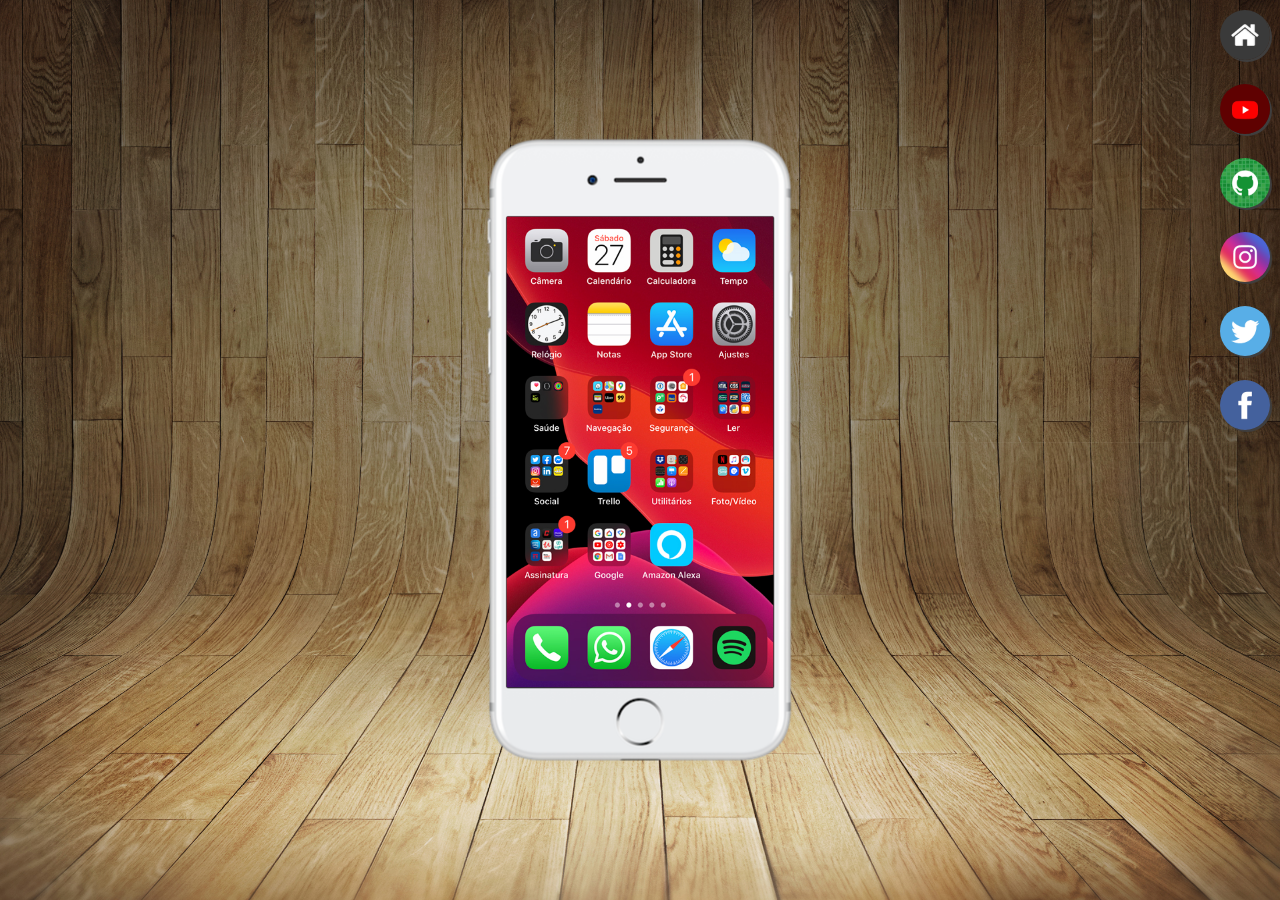
<file: index.html>
<!DOCTYPE html>
<html lang="pt-br">
<head>
    <meta charset="UTF-8">
    <meta name="viewport" content="width=device-width, initial-scale=1.0">
    <link rel="shortcut icon" href="favicon.ico" type="image/x-icon">
    <link rel="stylesheet" href="estilos/style.css">
    <title>Document</title>
</head>
<body>
    <main>
        <section id="telefone">

            <iframe src="home.html" name="tela" id="tela"   frameborder="0"></iframe>

        </section>
        <section id="redes-sociais">
            <a href="home.html" target="tela"><img src="imagens/logo-home.jpg" alt="Home"></a><br>
            <a href="youtube.html" target="tela"><img src="imagens/logo-youtube.jpg" alt="YouTube"></a><br>
            <a href="github.html" target="tela"><img src="imagens/logo-github.jpg" alt="GitHub"></a><br>
            <a href="instagram.html" target="tela"><img src="imagens/logo-instagram.jpg" alt="Instagram"></a><br>
            <a href="twitter.html" target="tela"><img src="imagens/logo-twitter.jpg" alt="Twitter"></a><br>
            <a href="facebook.html" target="tela"><img src="imagens/logo-facebook.jpg" alt="Facebook"></a>

        </section>
    </main>
</body>
</html>
</file>
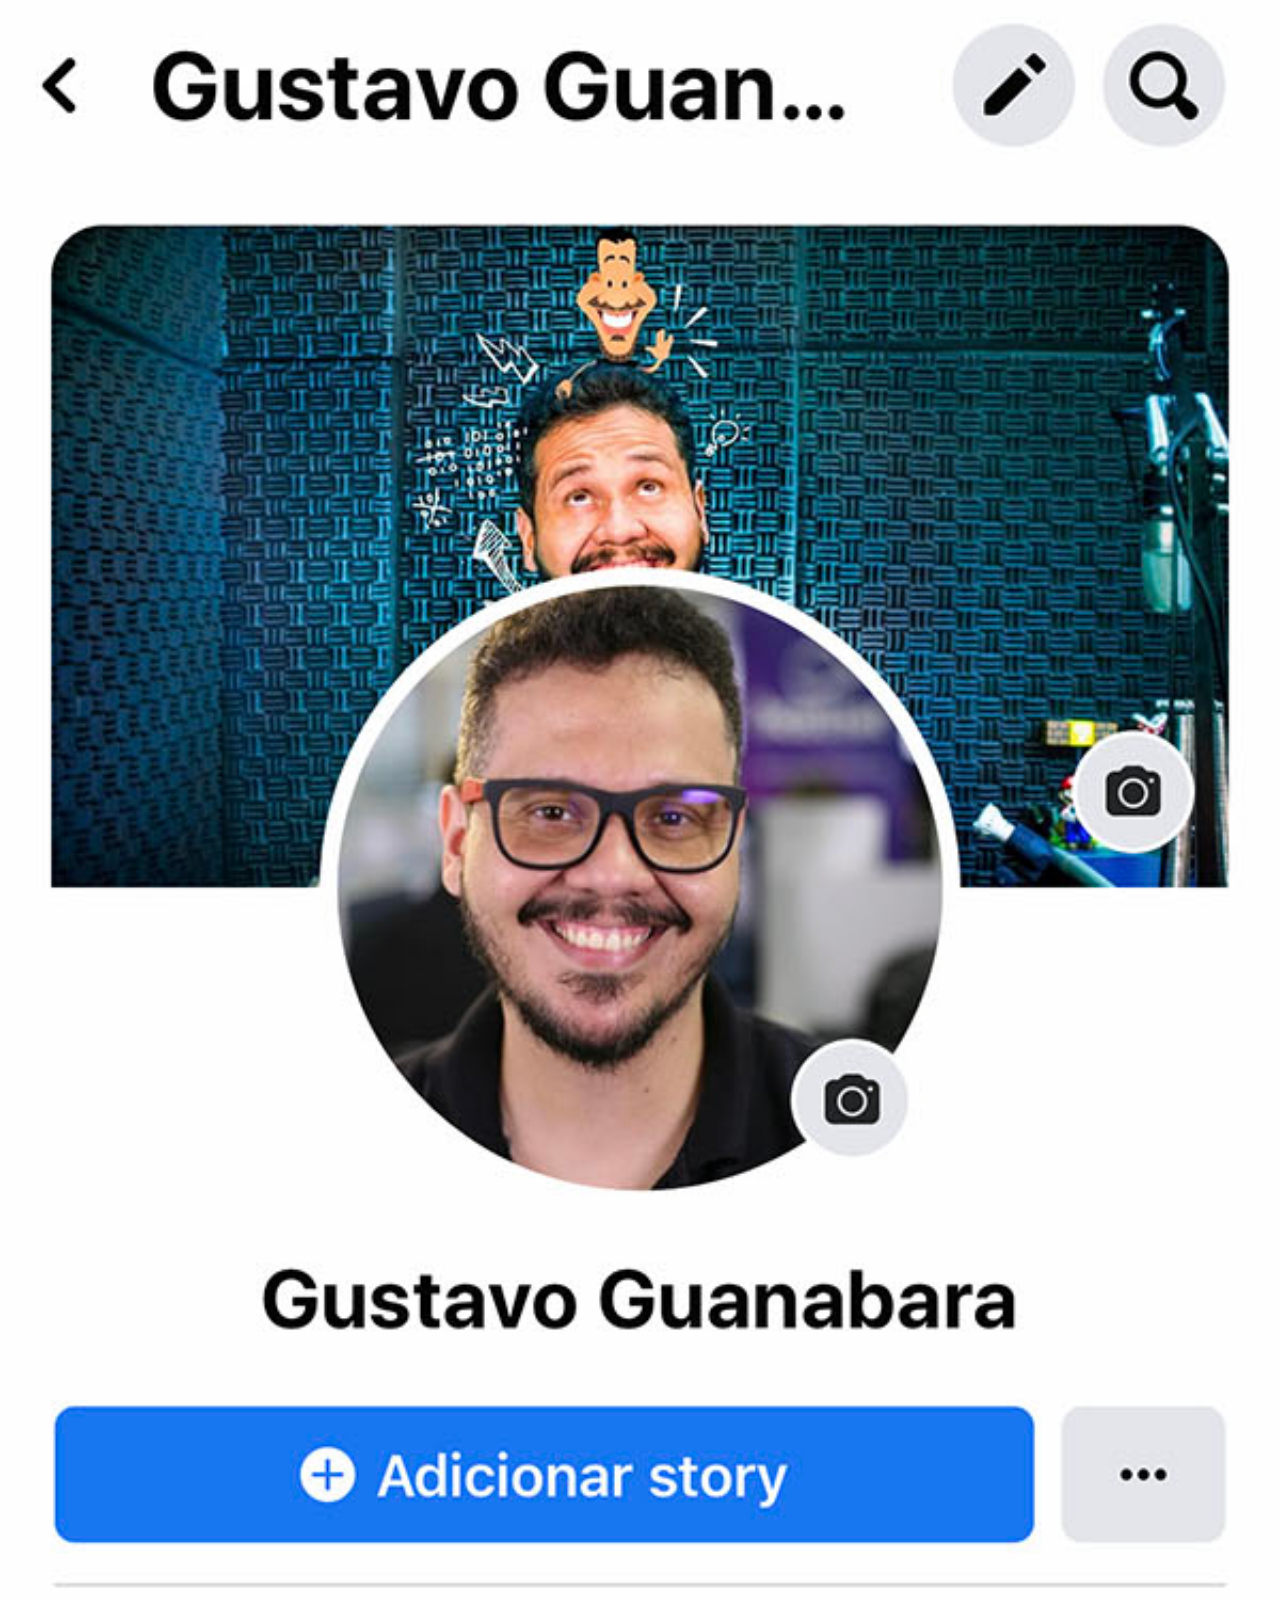
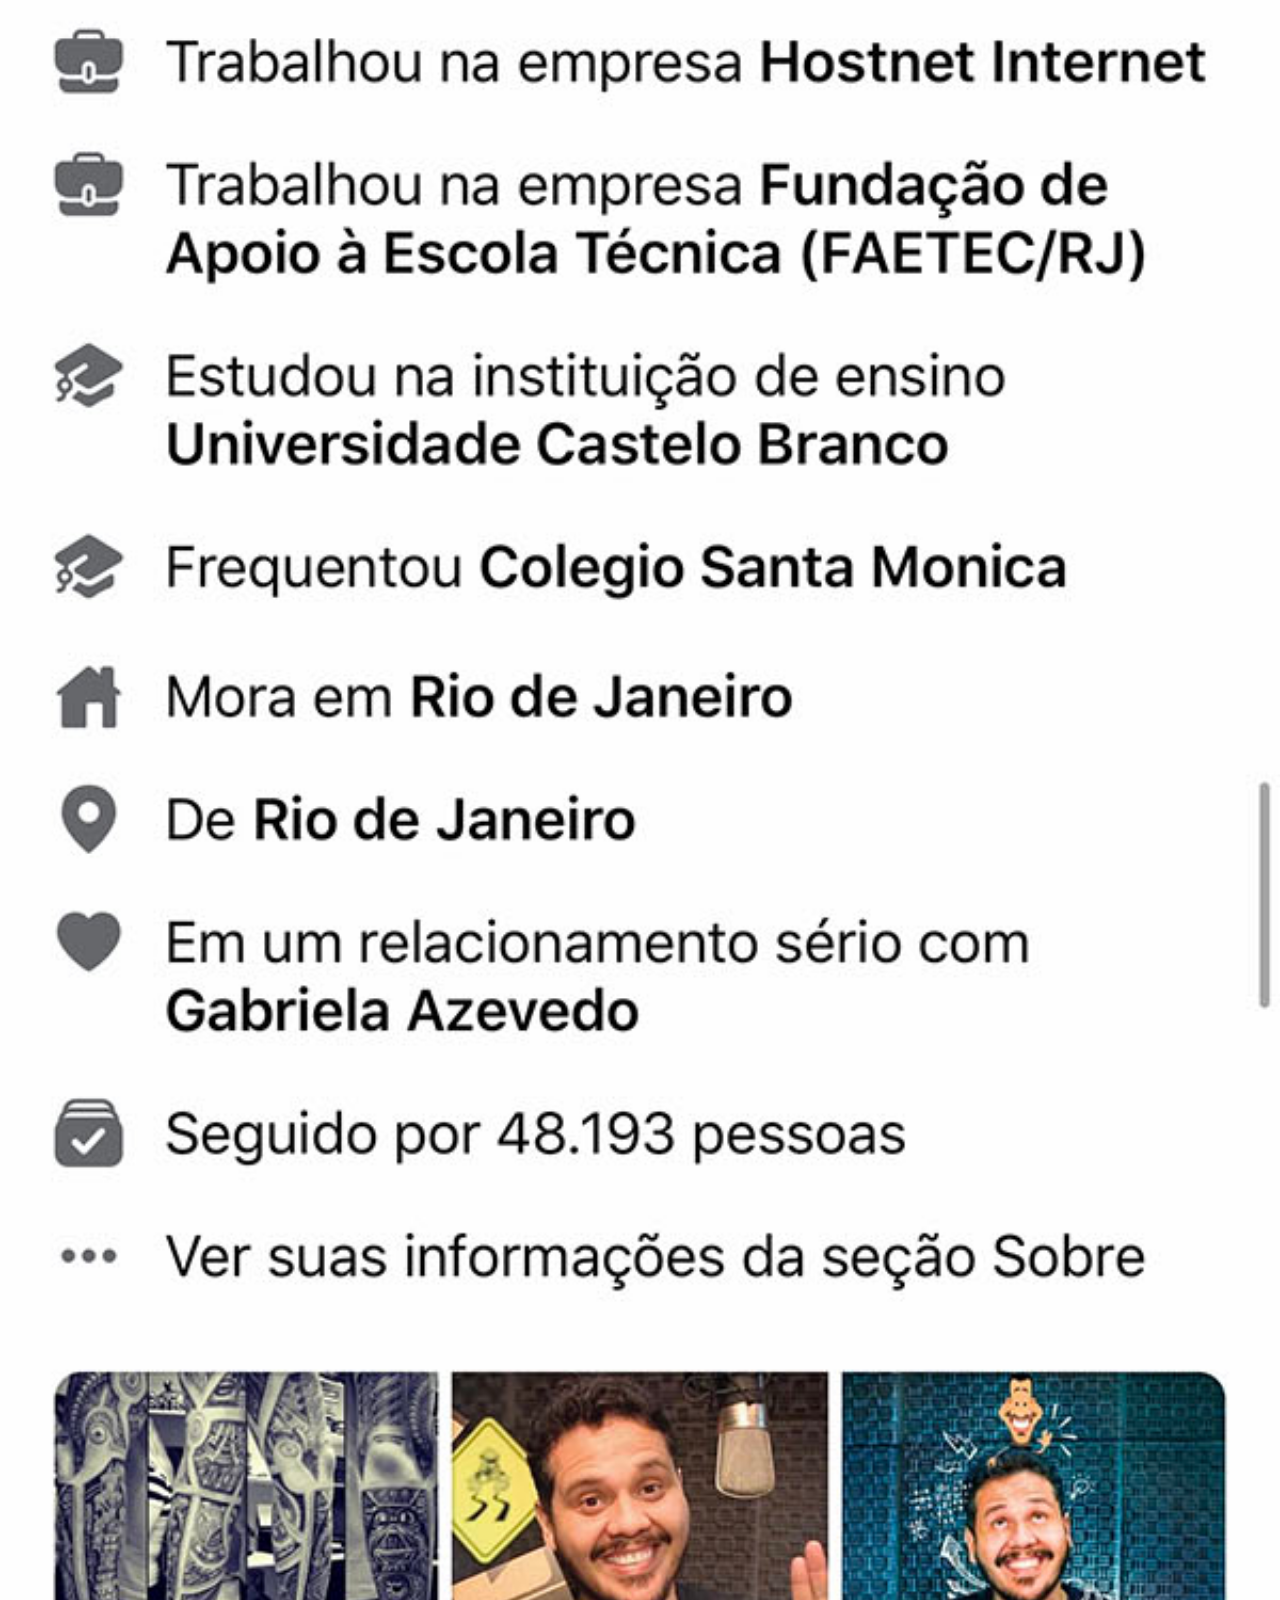
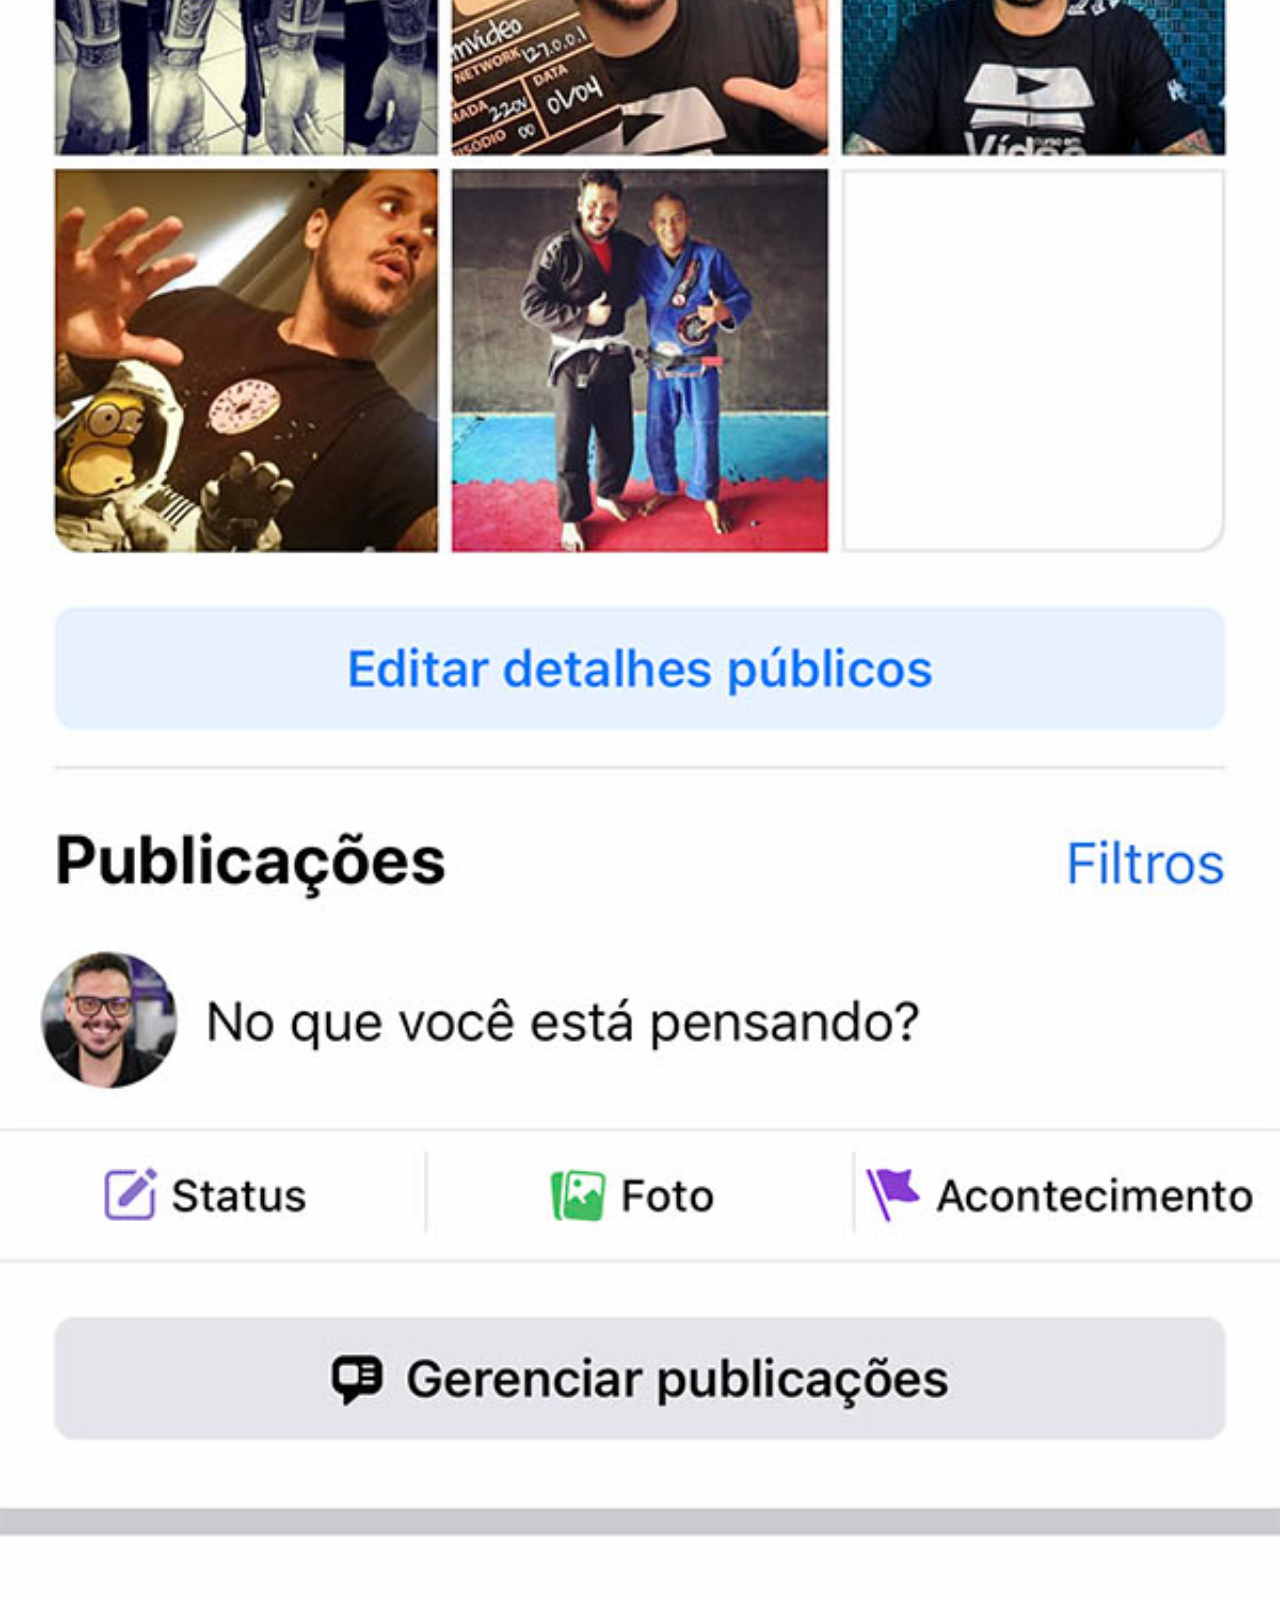
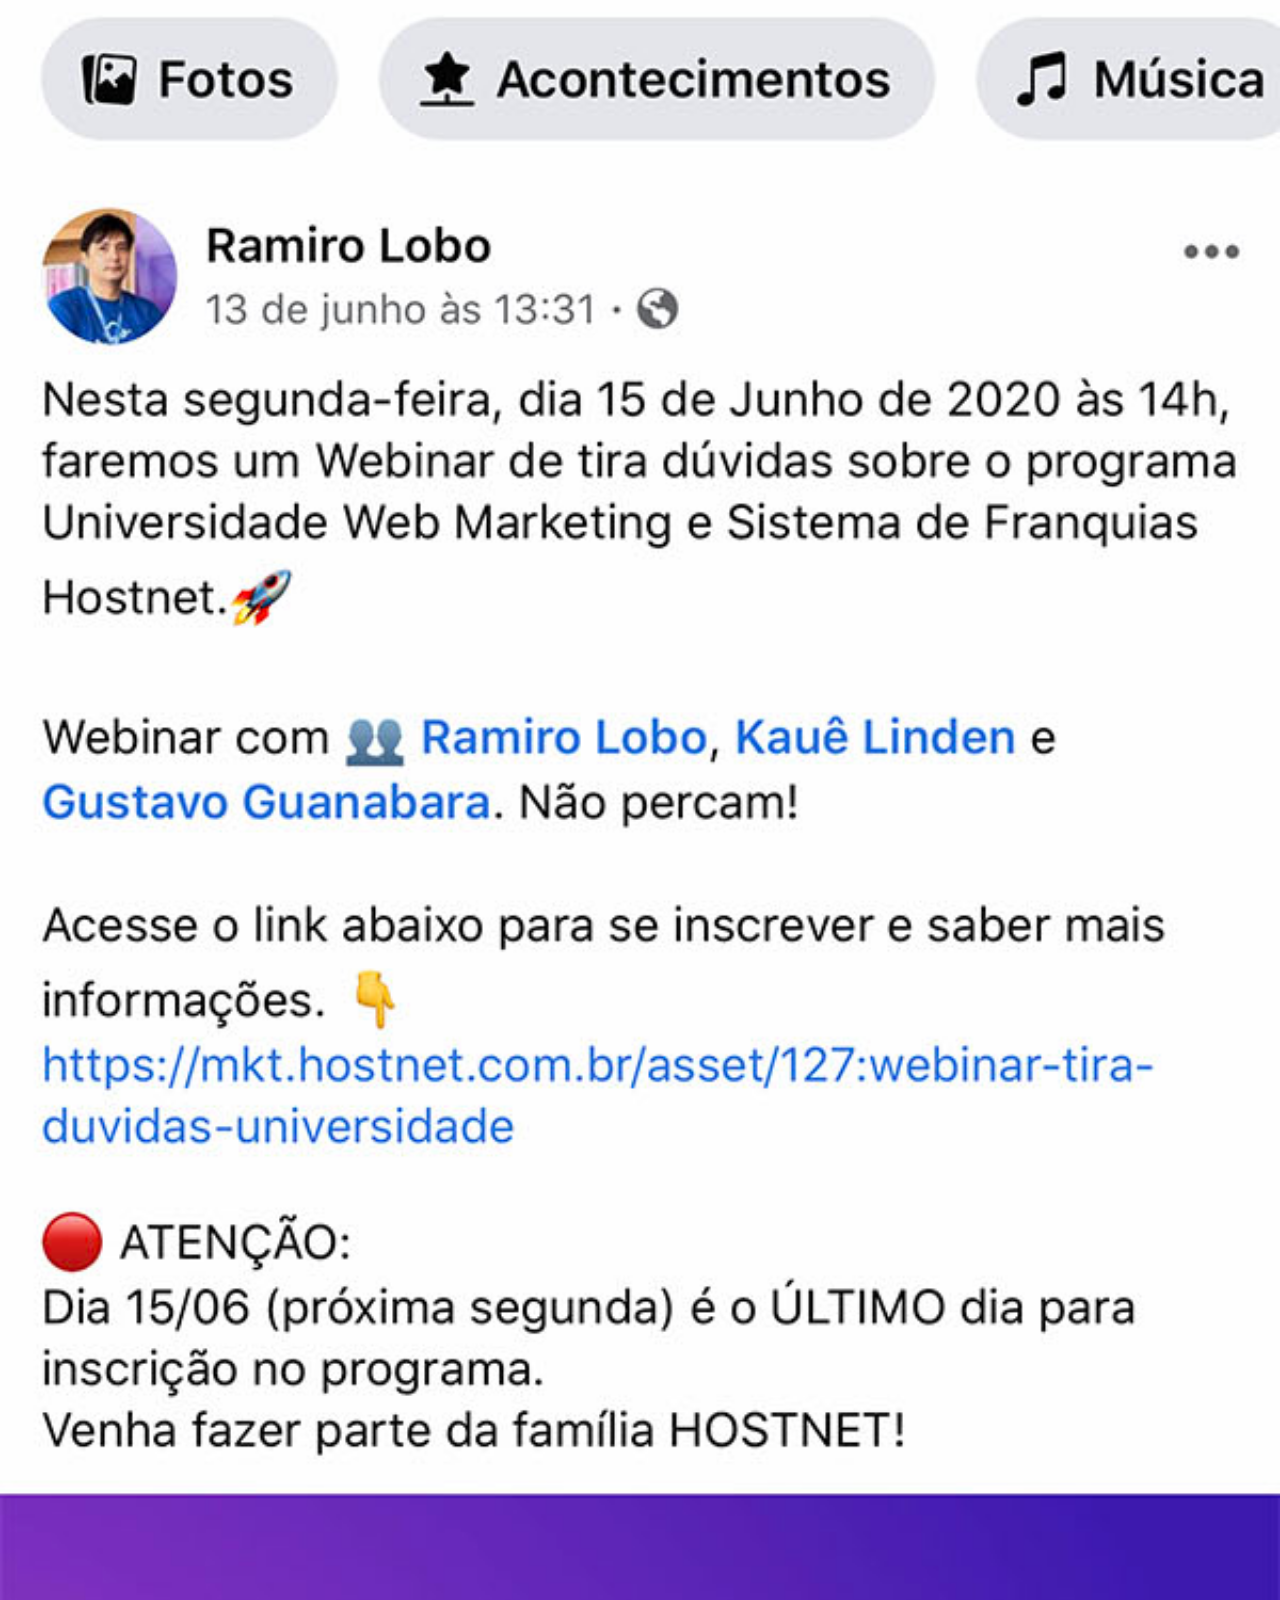
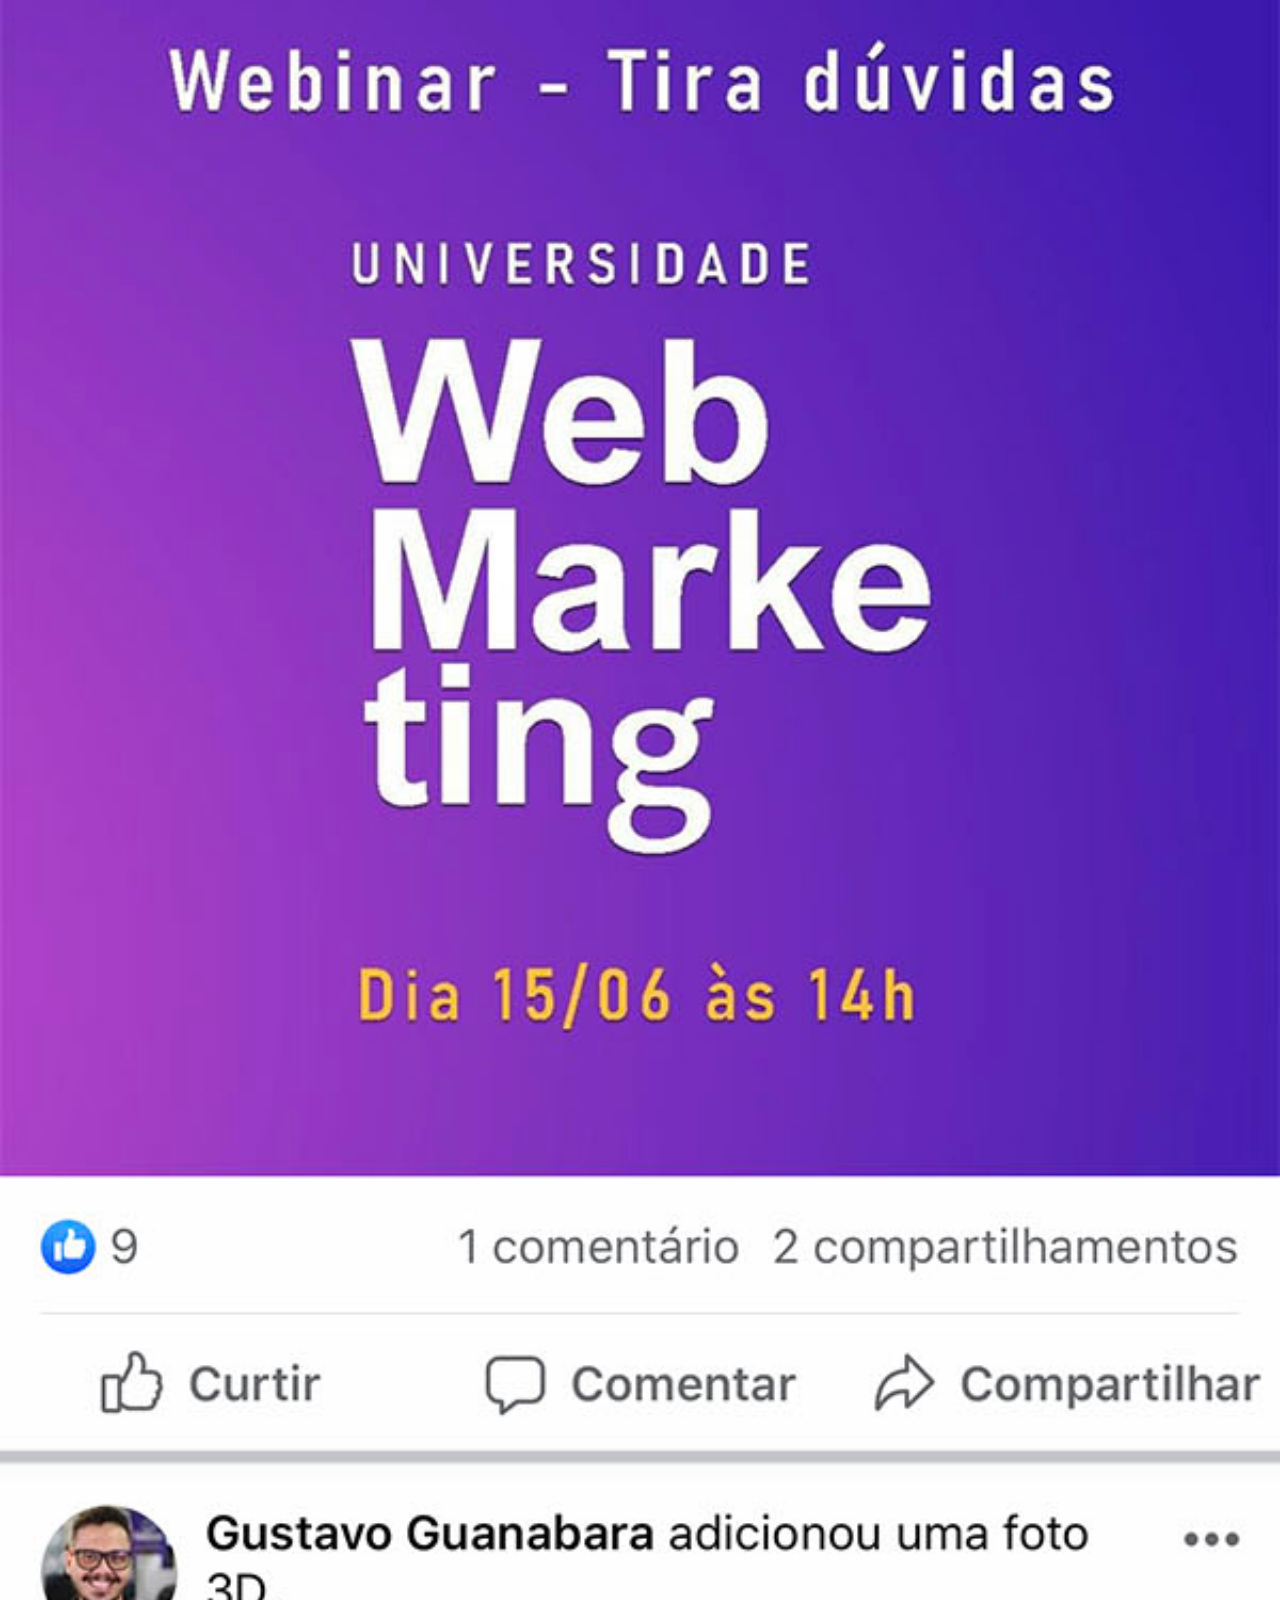
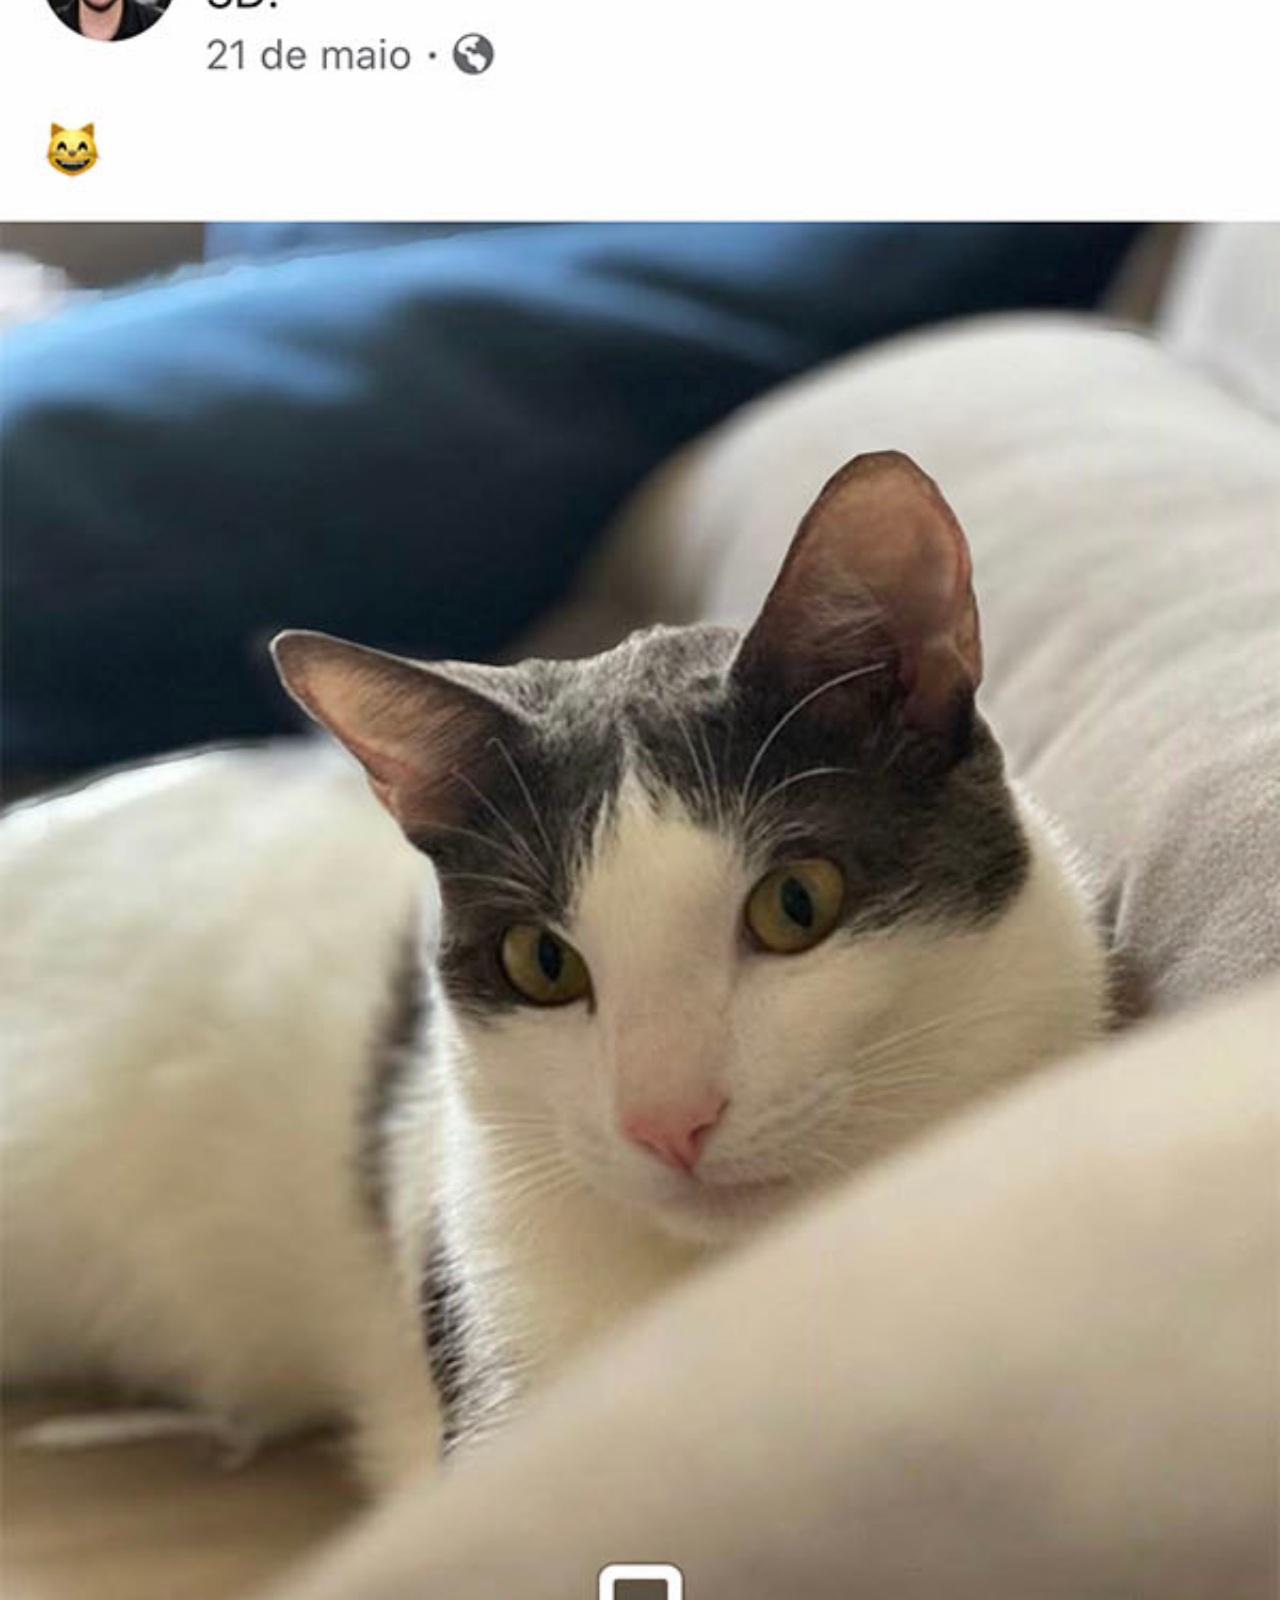
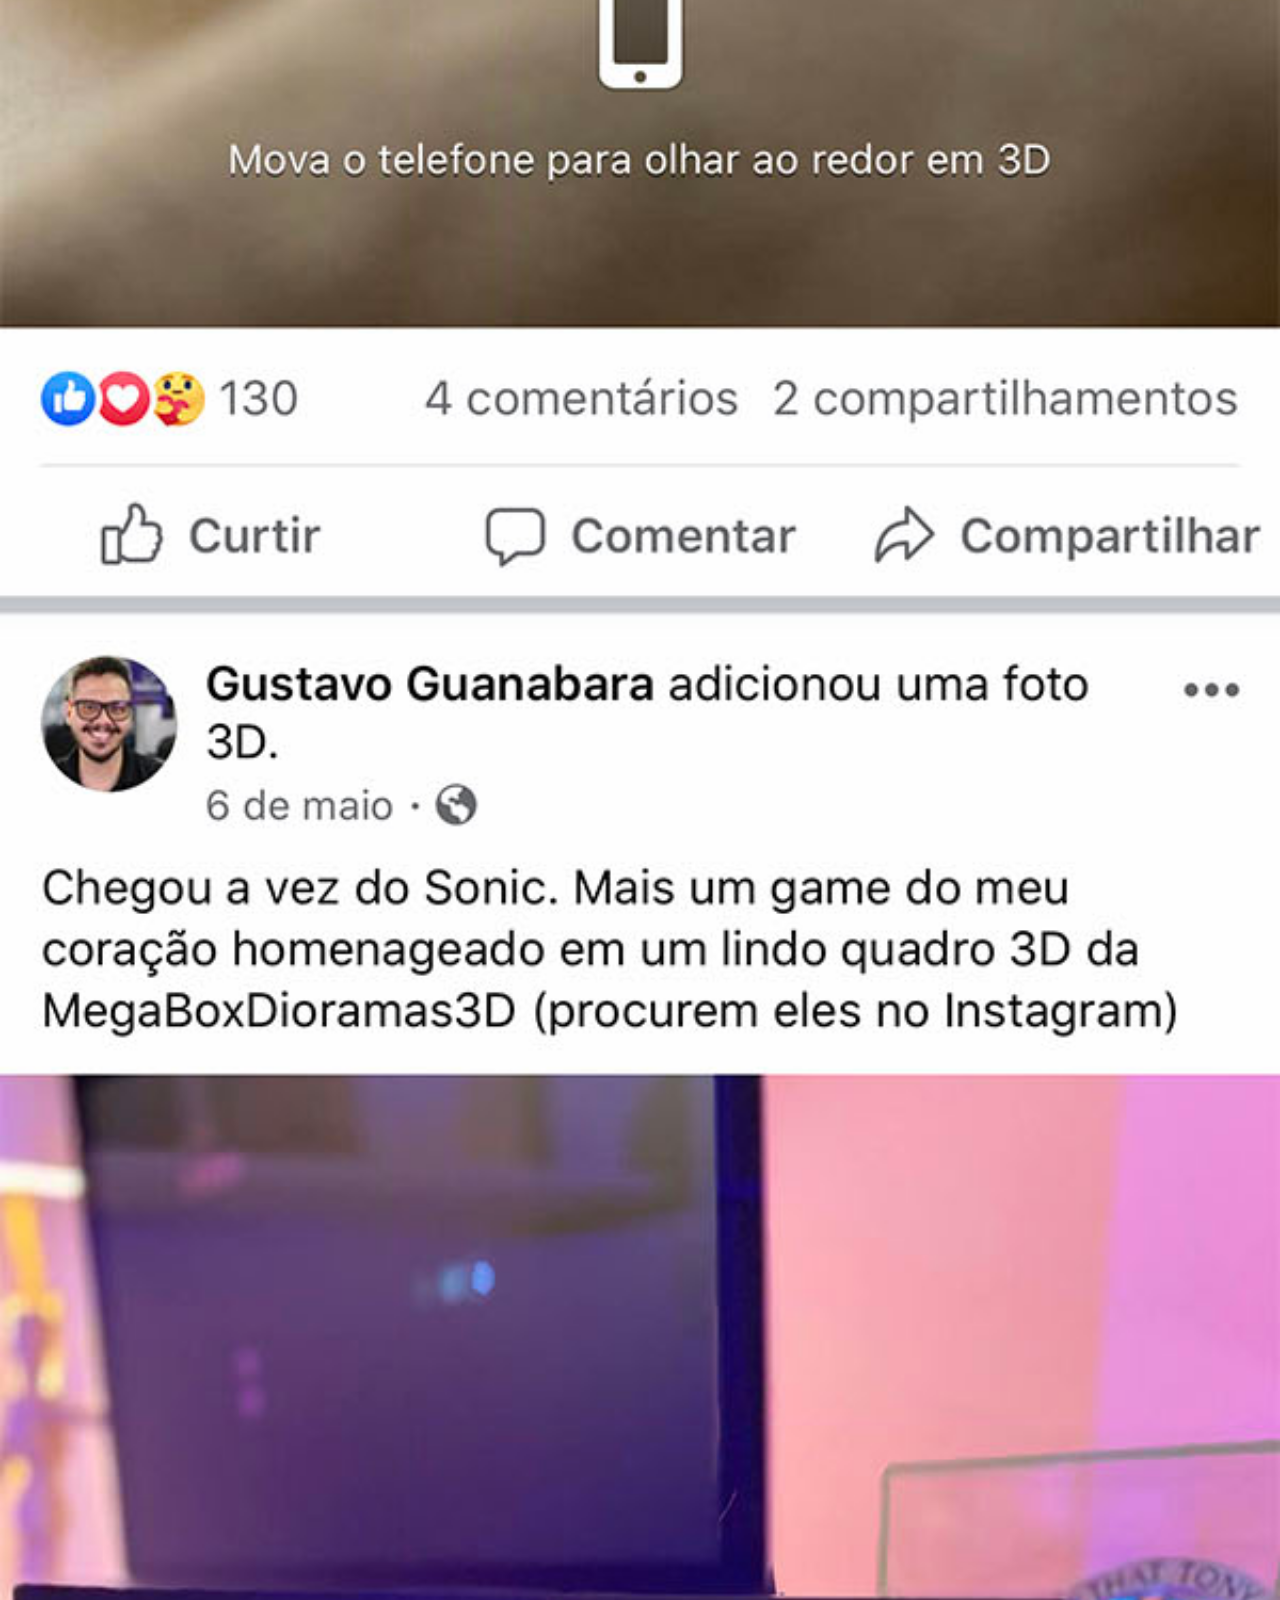
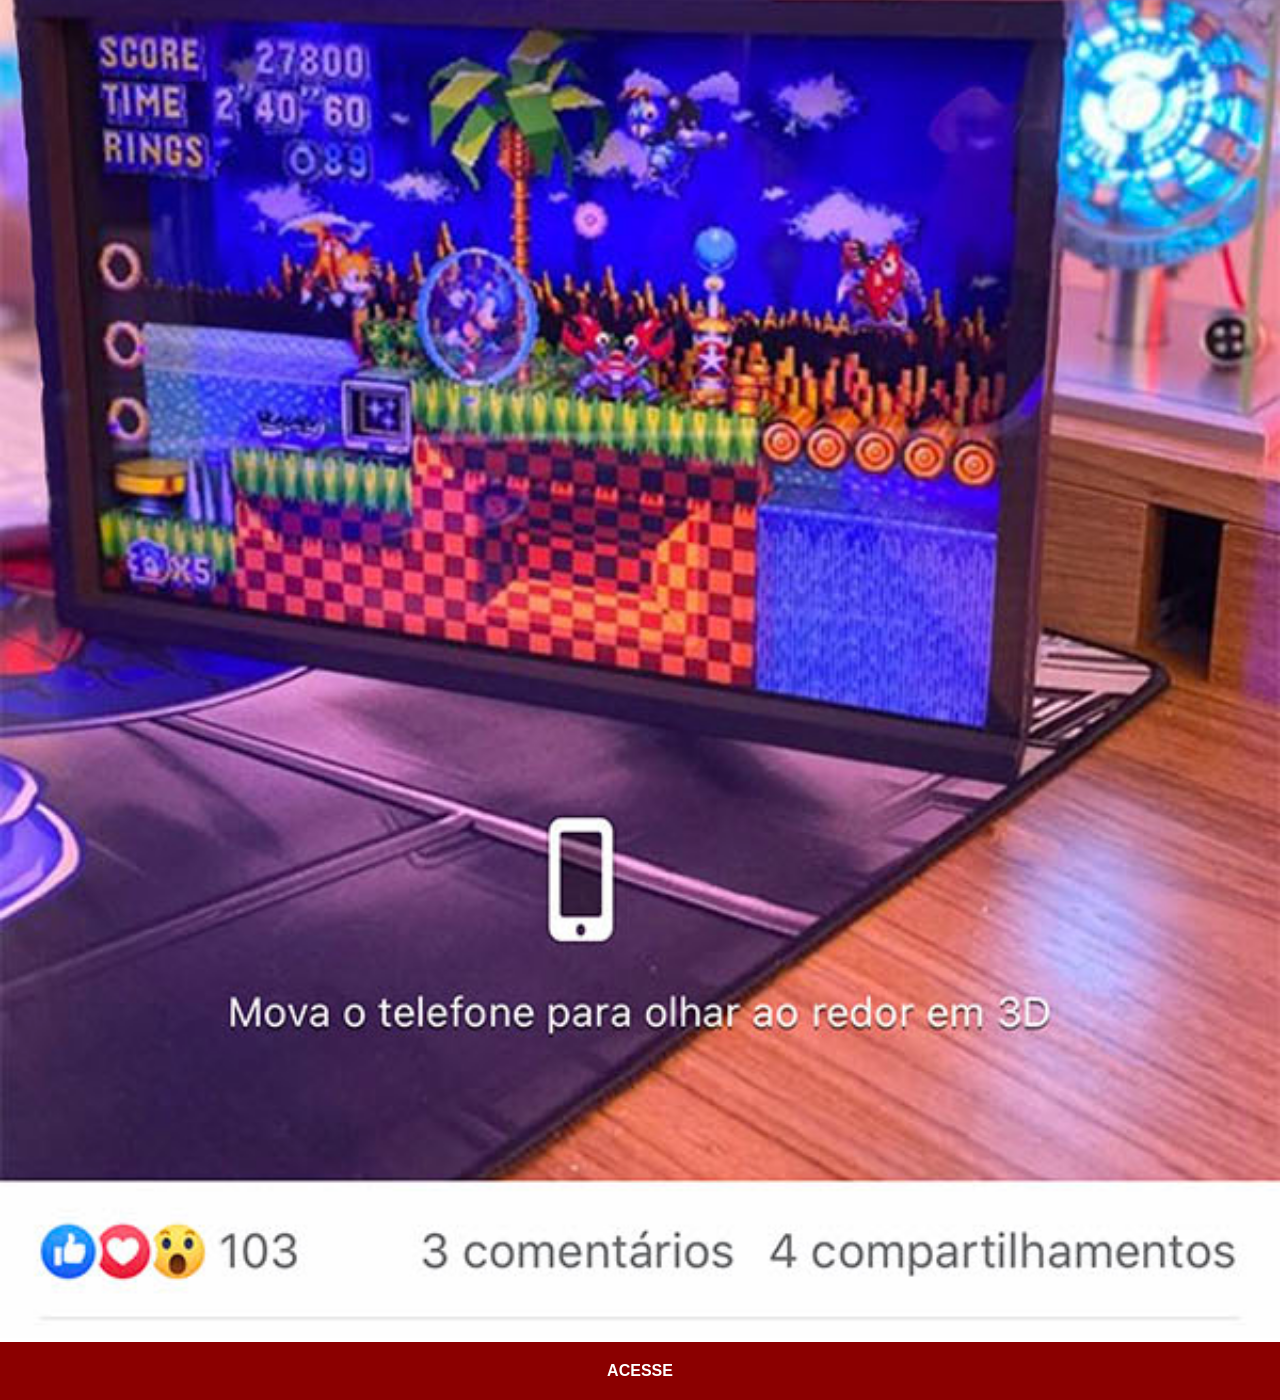
<file: facebook.html>
<!DOCTYPE html>
<html lang="pt-br">
<head>
    <meta charset="UTF-8">
    <meta name="viewport" content="width=device-width, initial-scale=1.0">
    <link rel="stylesheet" href="estilos/social.css">
    <title>Document</title>
</head>
<body>
    <img src="imagens/tela-facebook.jpg" alt="Facebook">
    <a href="https://www.facebook.com/gustavoguanabara/?locale=pt_BR">ACESSE</a>
</body>
</html>
</file>
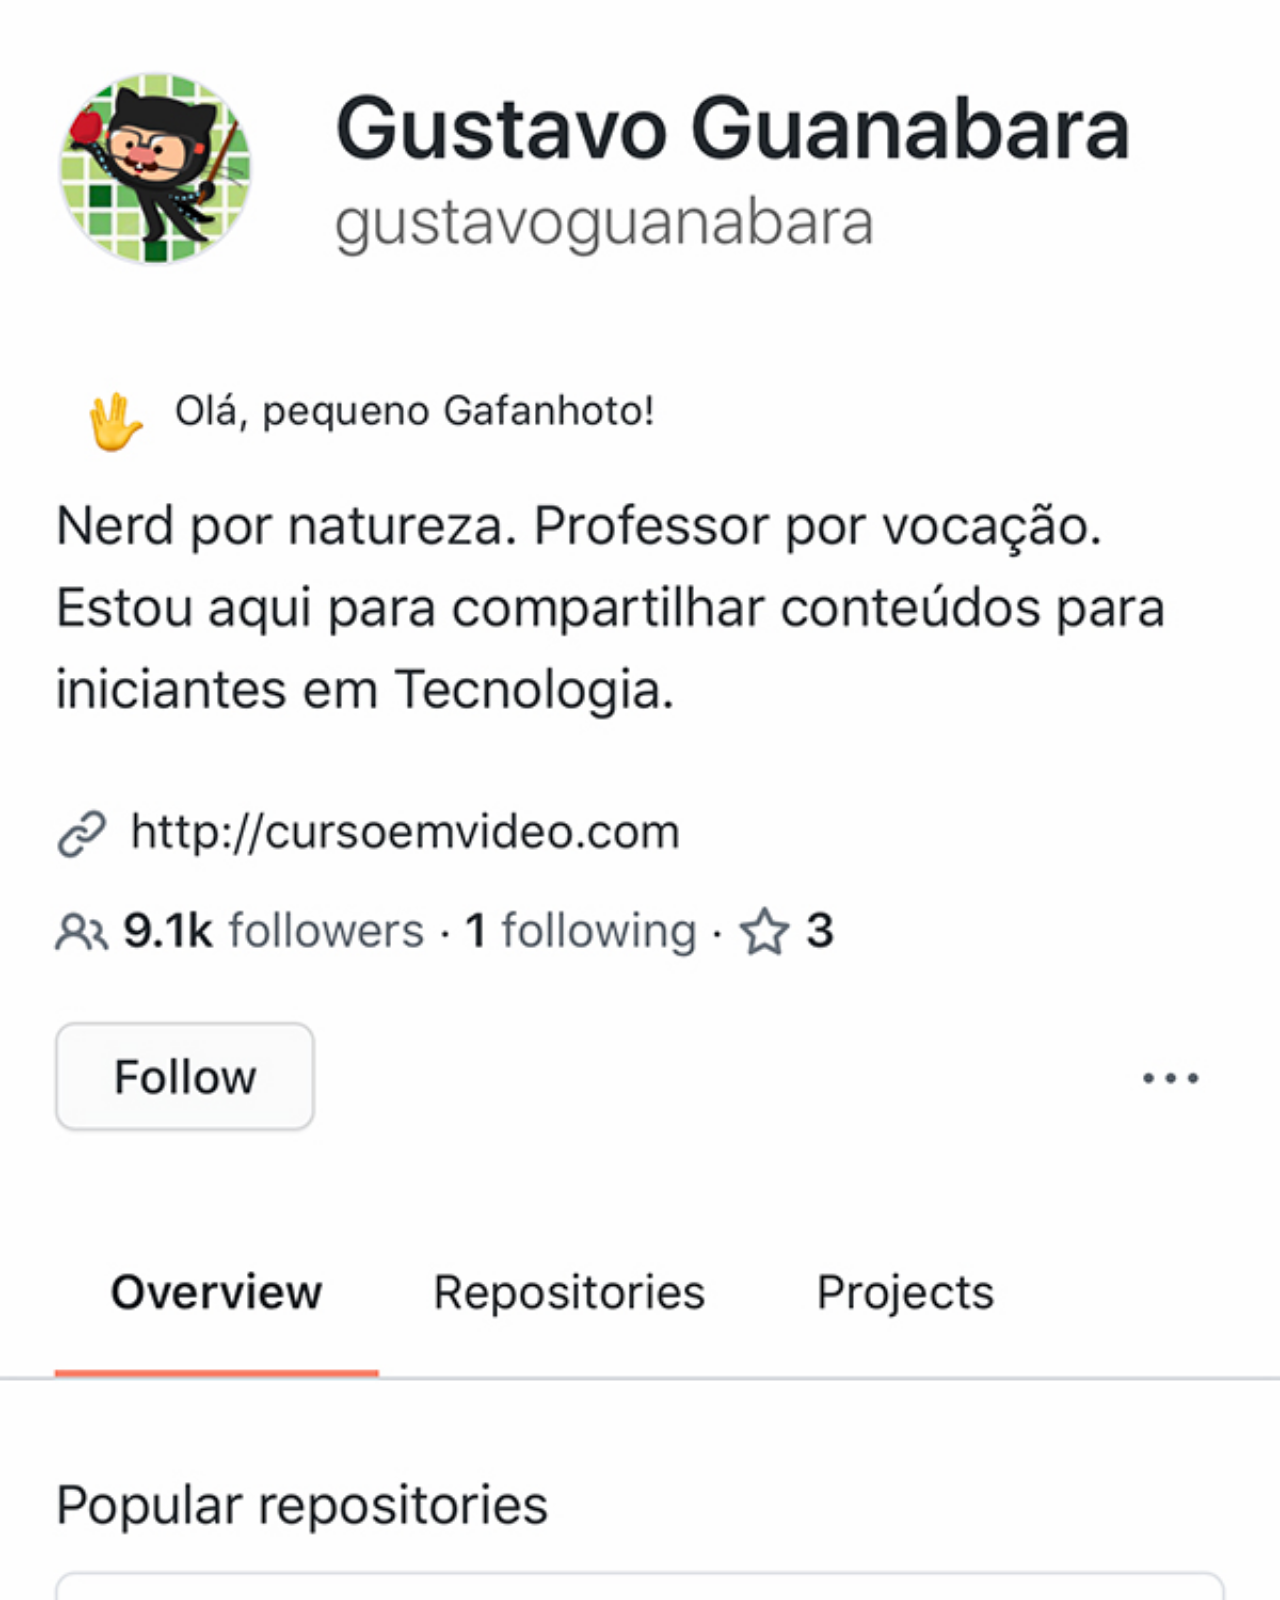
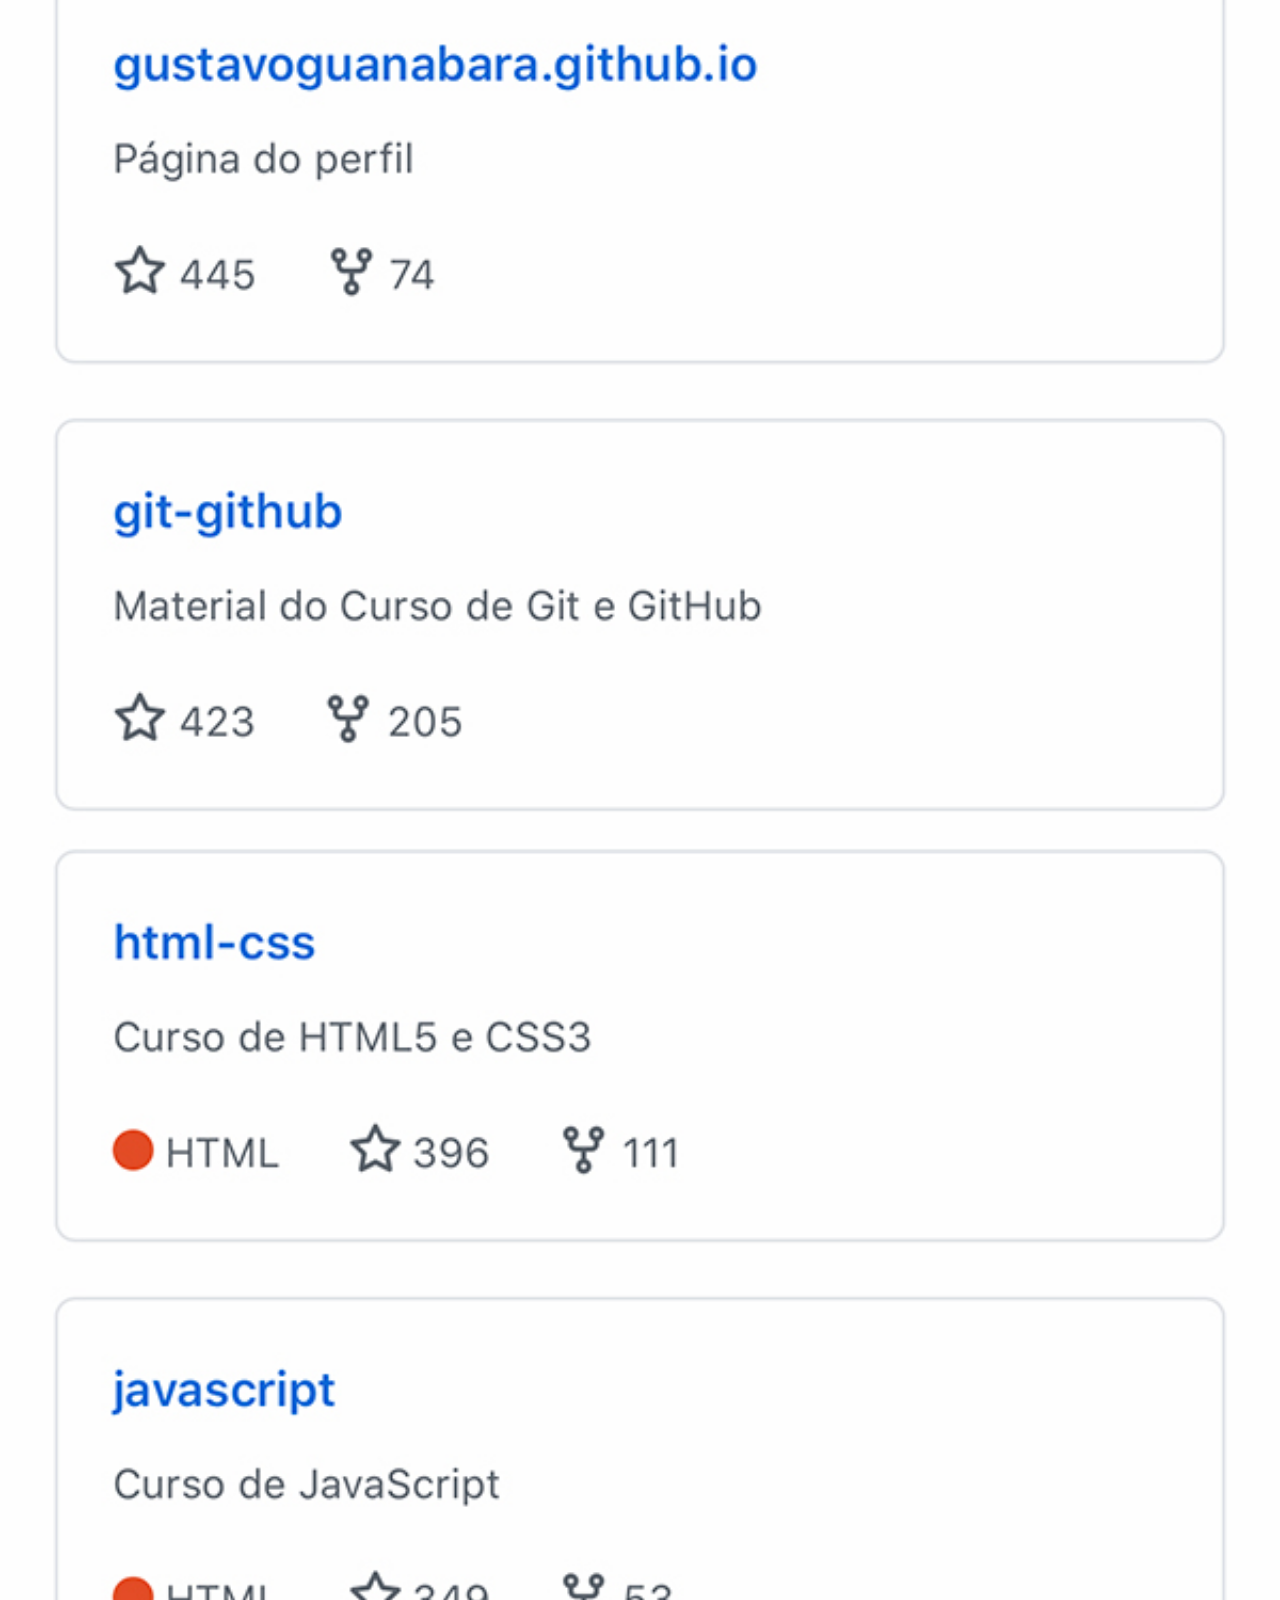
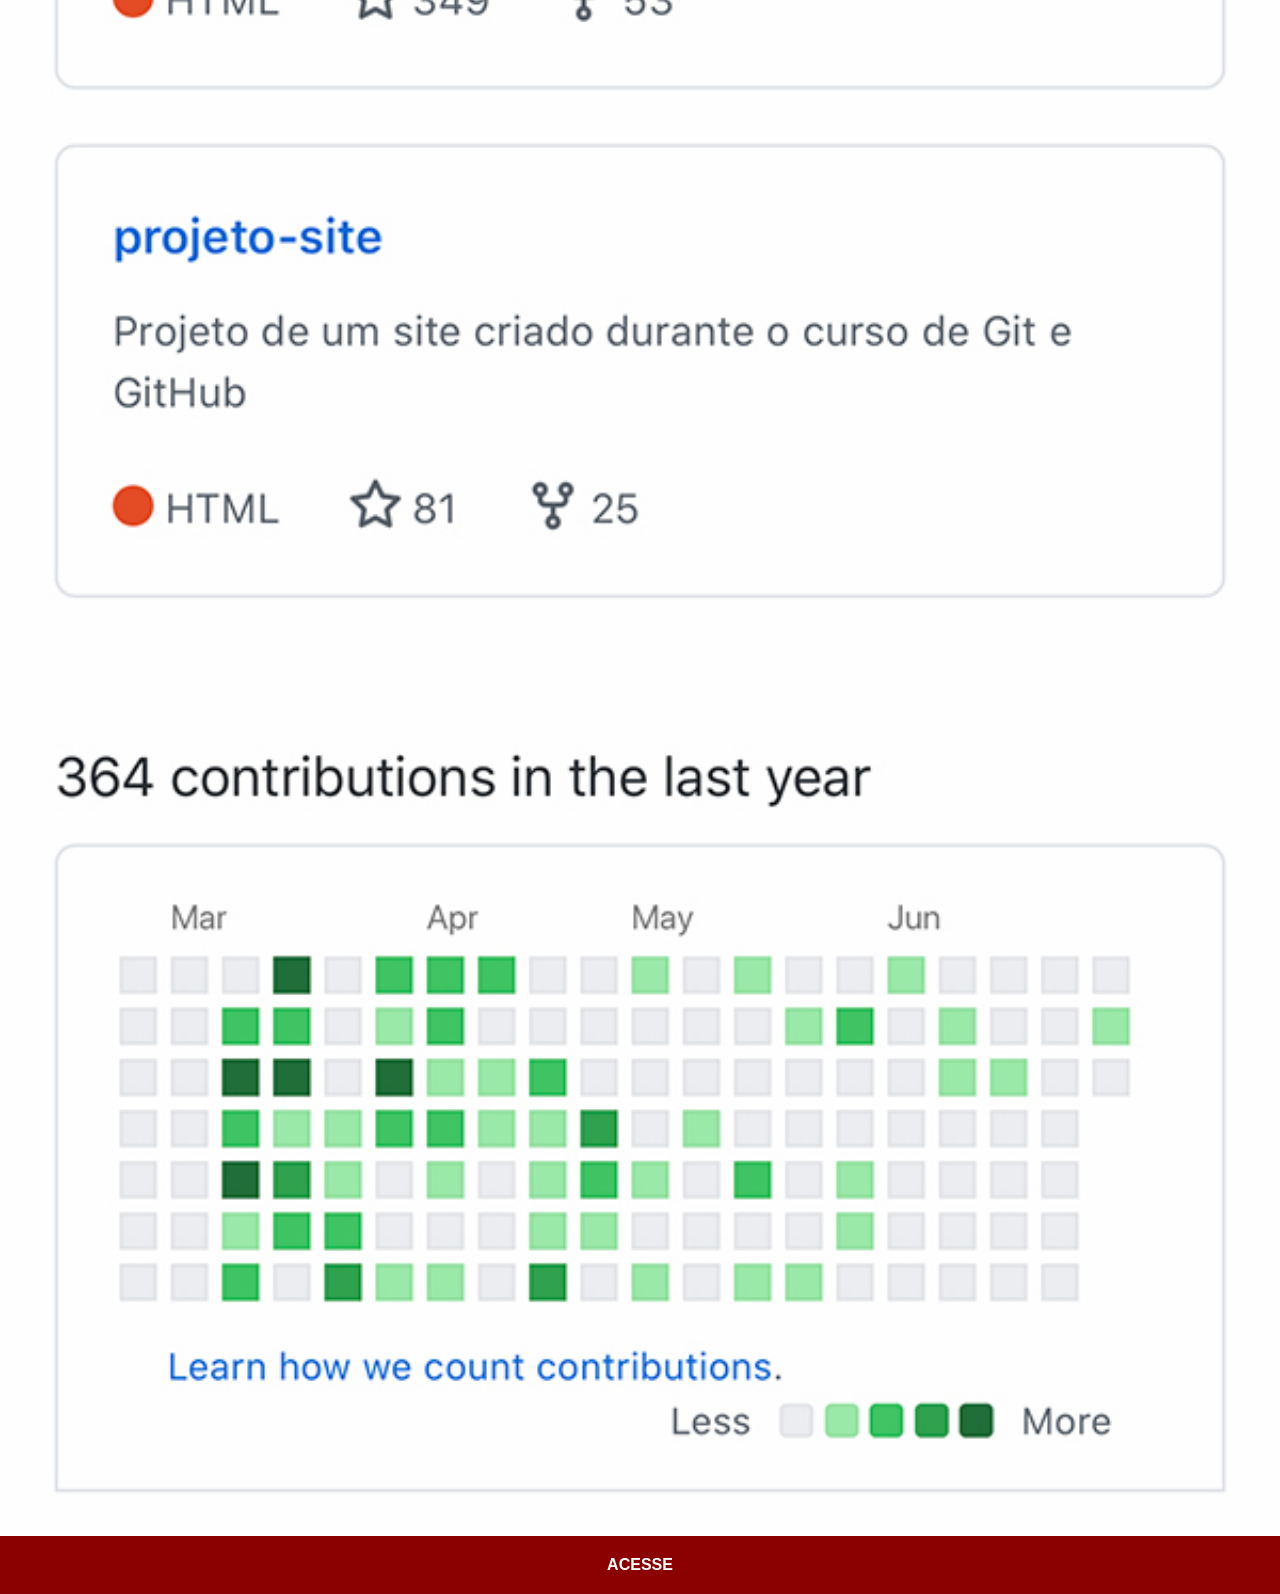
<file: github.html>
<!DOCTYPE html>
<html lang="pt-br">
<head>
    <meta charset="UTF-8">
    <meta name="viewport" content="width=device-width, initial-scale=1.0">
    <link rel="stylesheet" href="estilos/social.css">
    <title>GitHub</title>
</head>
<body>
    <img src="imagens/tela-github.jpg" alt="GitHub">
    <a href="https://github.com/gustavoguanabara/" target="_blank">ACESSE</a>
</body>
</html>
</file>
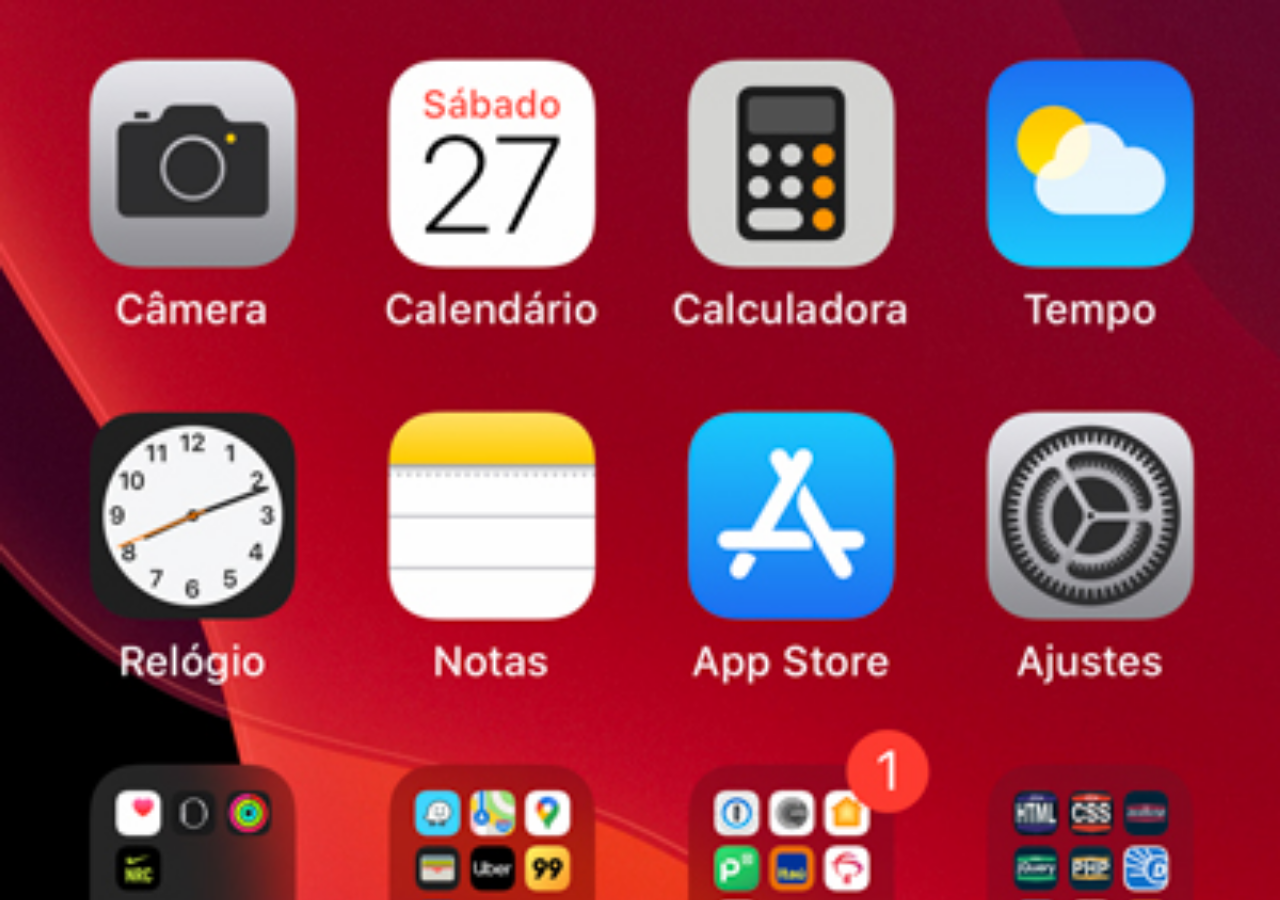
<file: home.html>
<!DOCTYPE html>
<html lang="pt-br">
<head>
    <meta charset="UTF-8">
    <meta name="viewport" content="width=device-width, initial-scale=1.0">
    <title>Home</title>
</head>
<style>
    * {
        margin: 0px;
        padding: 0px;
    }

    body {
        width: 100vw;
        height: 100vh;
        background: black  url('imagens/tela-home.jpg') no-repeat top center;
        background-size: cover;
    }
</style>
<body>
    
</body>
</html>
</file>
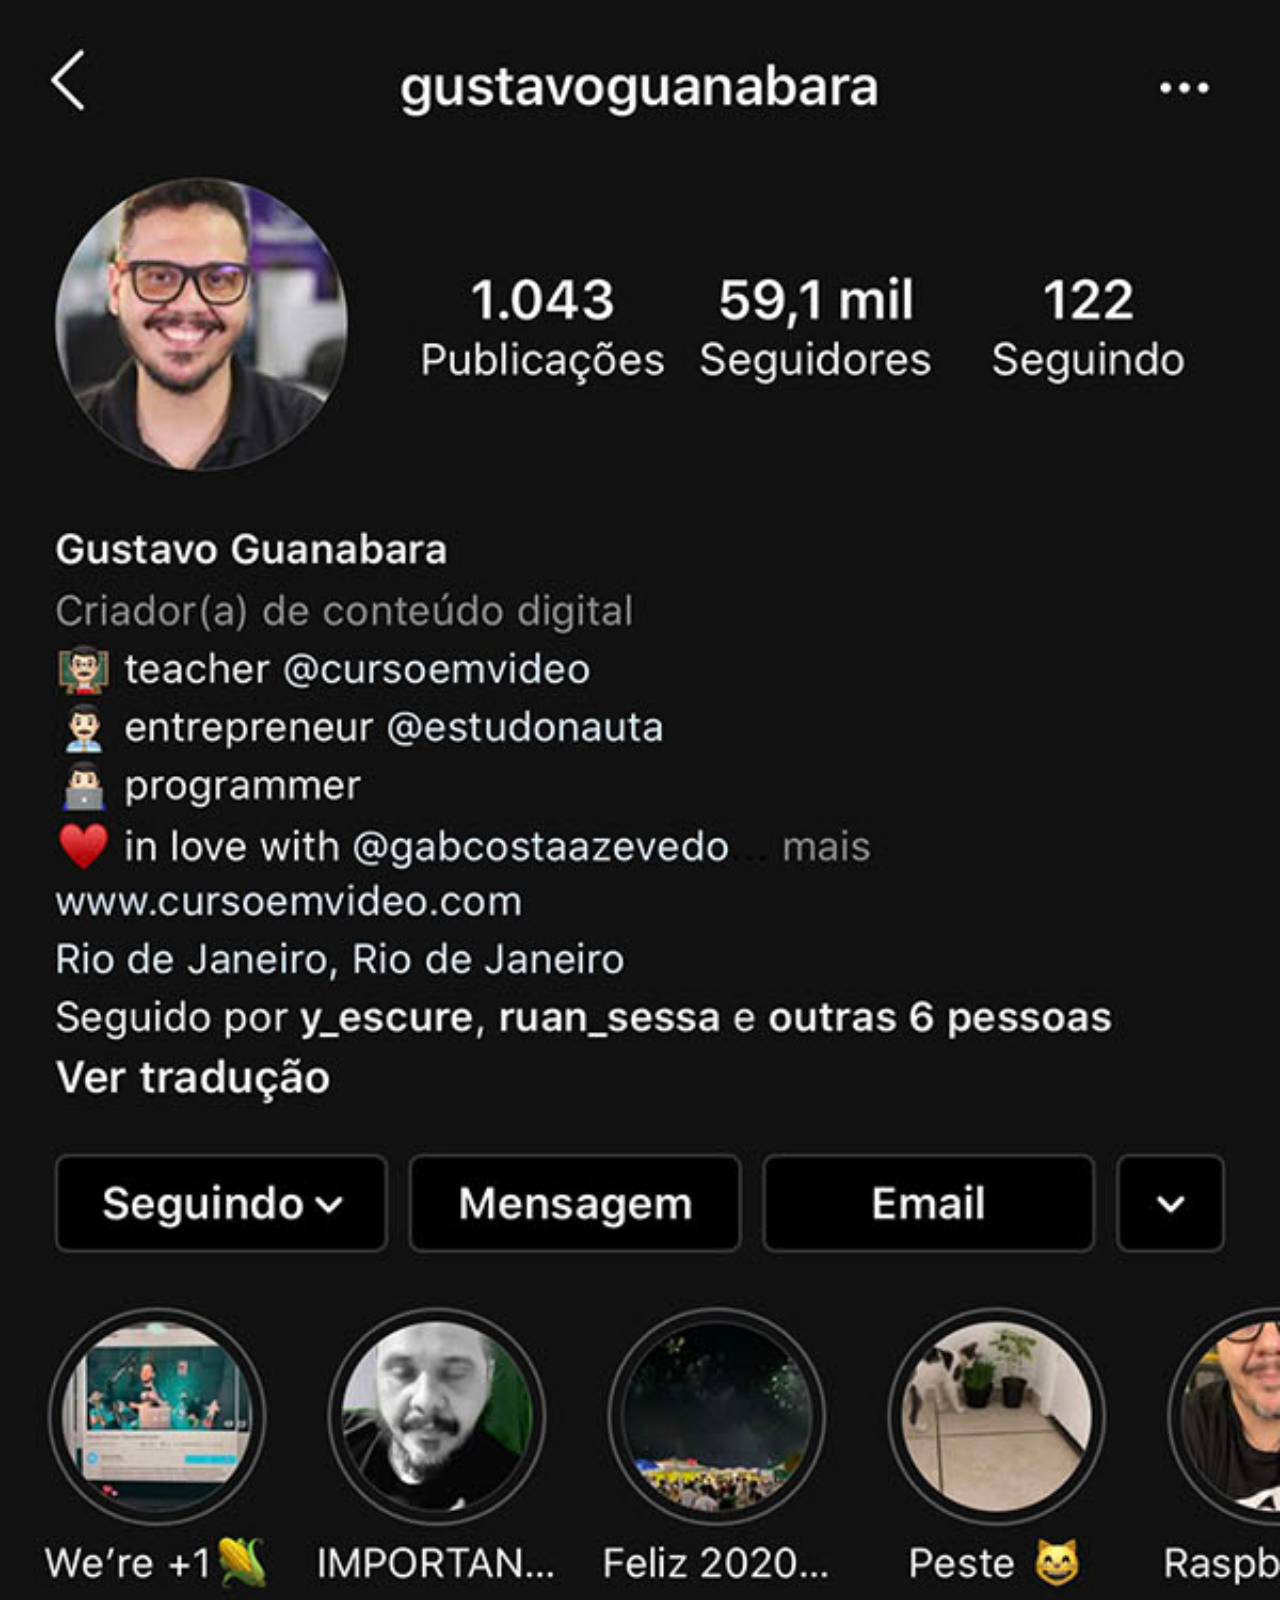
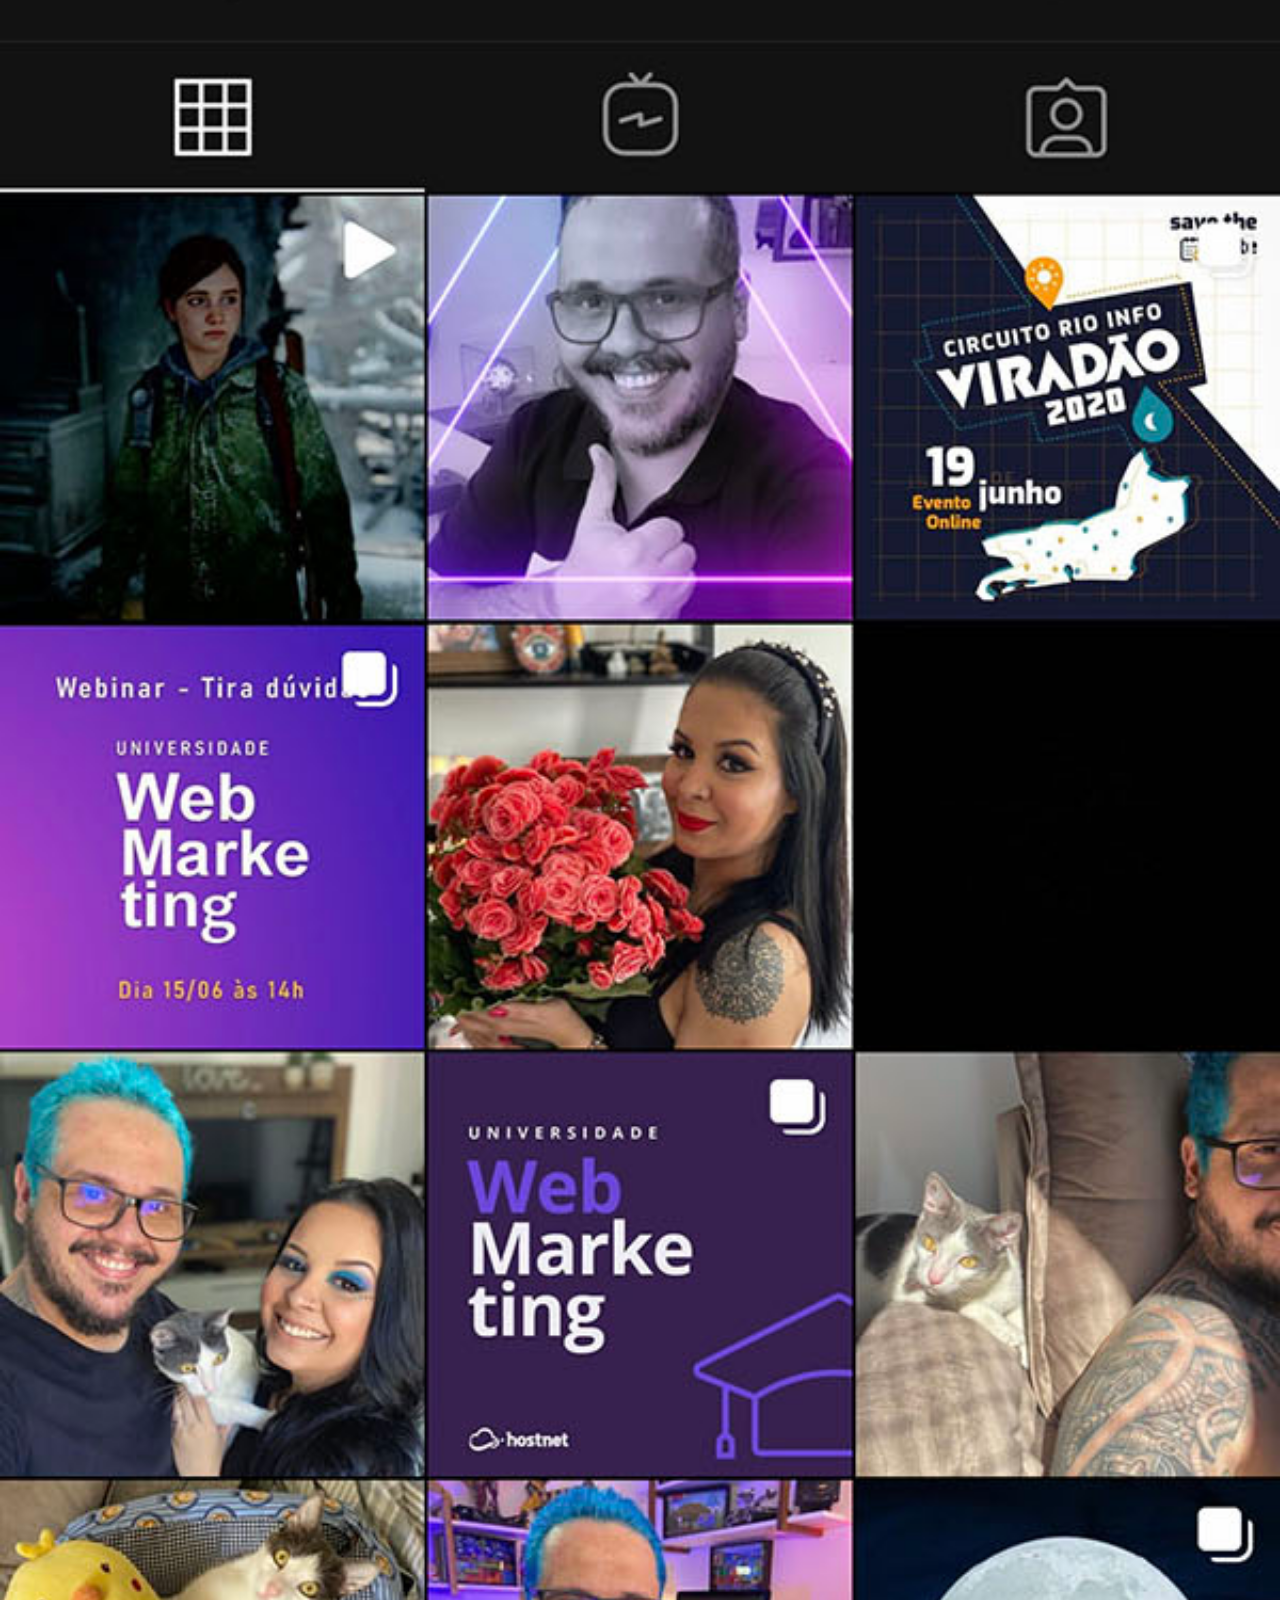
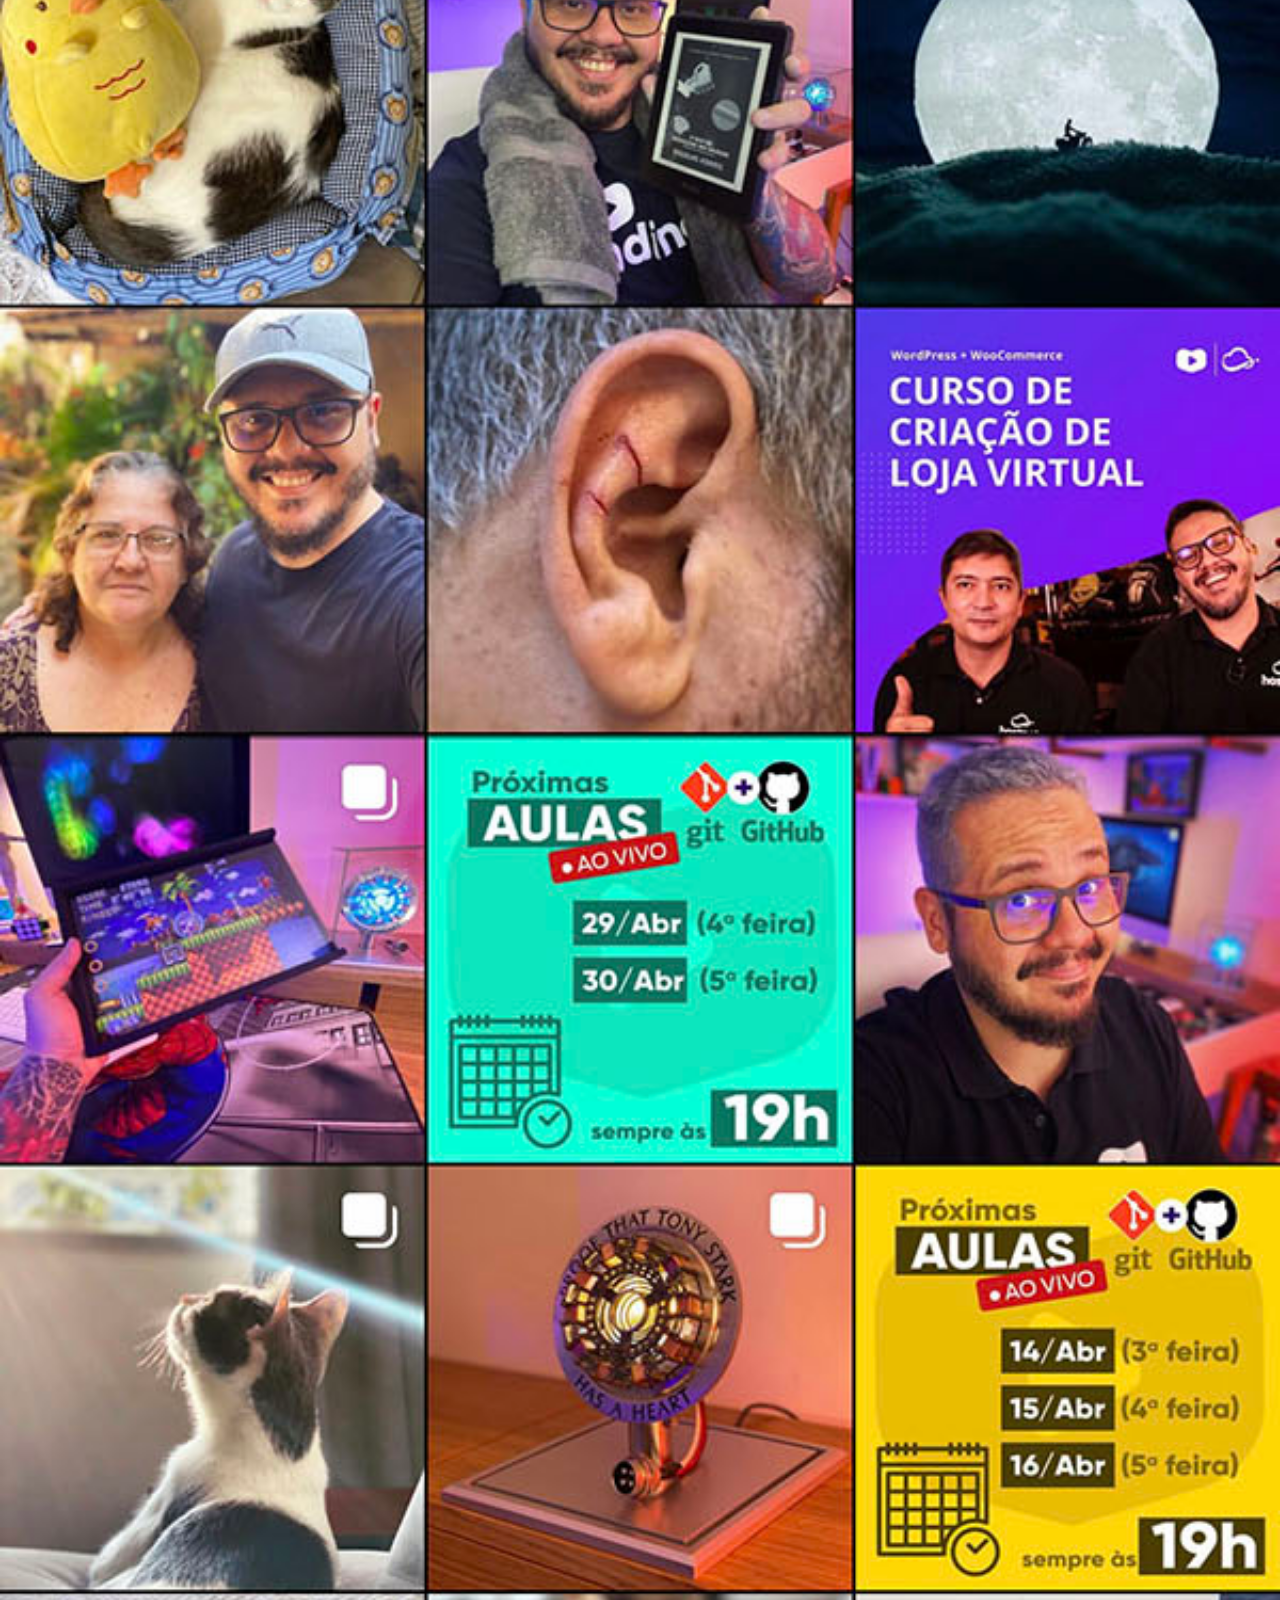
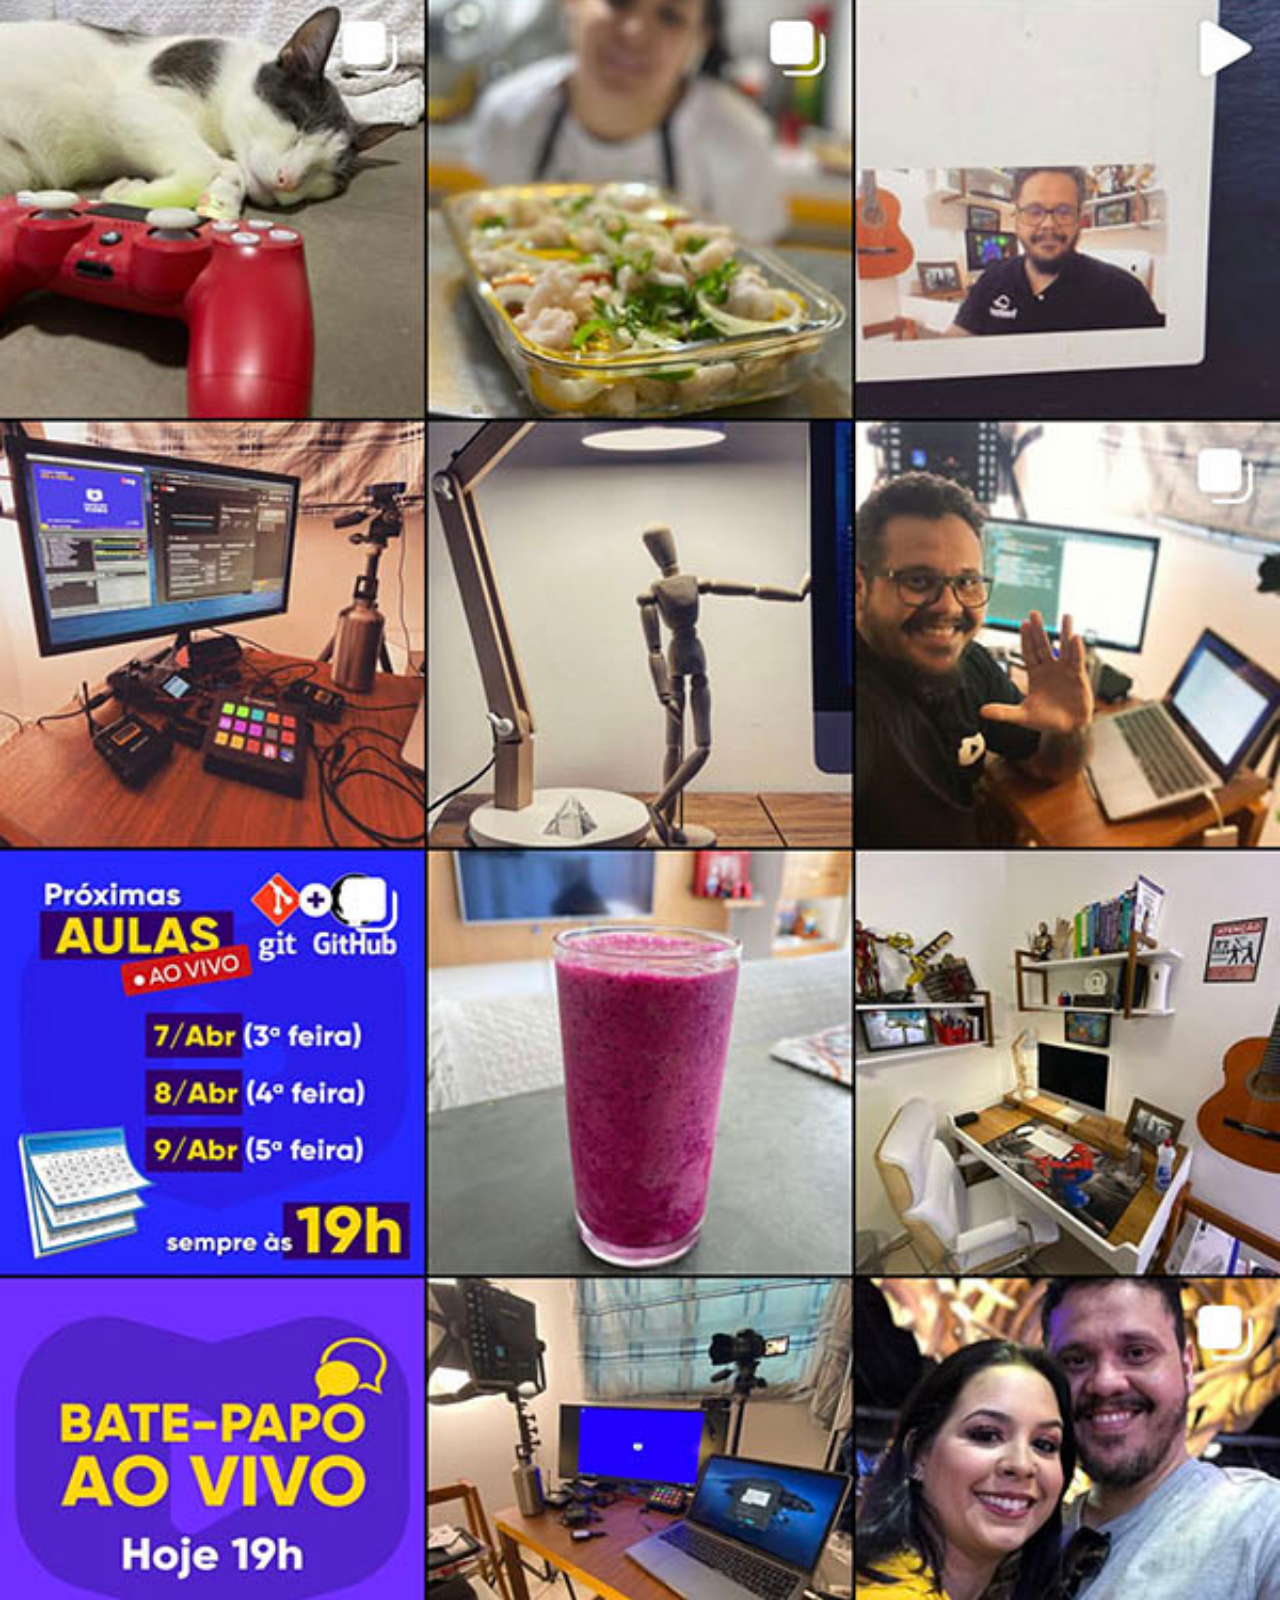
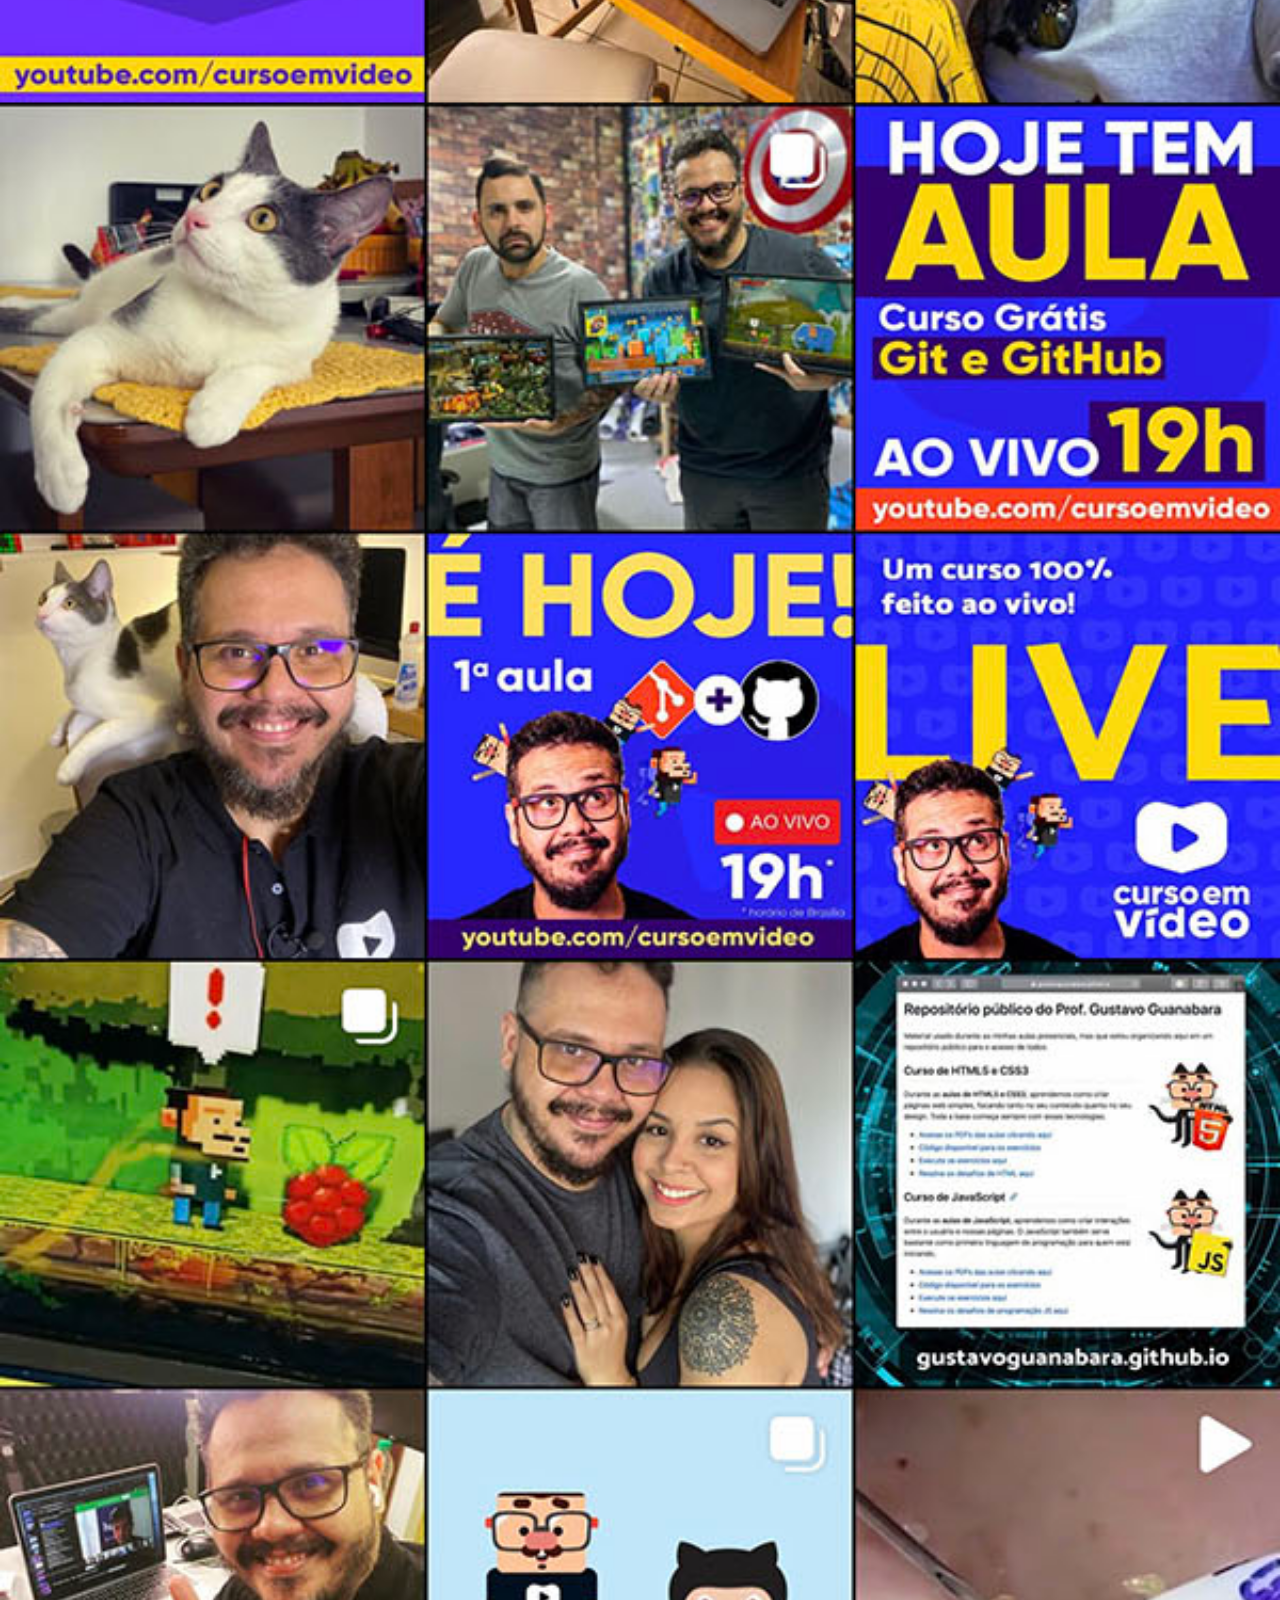
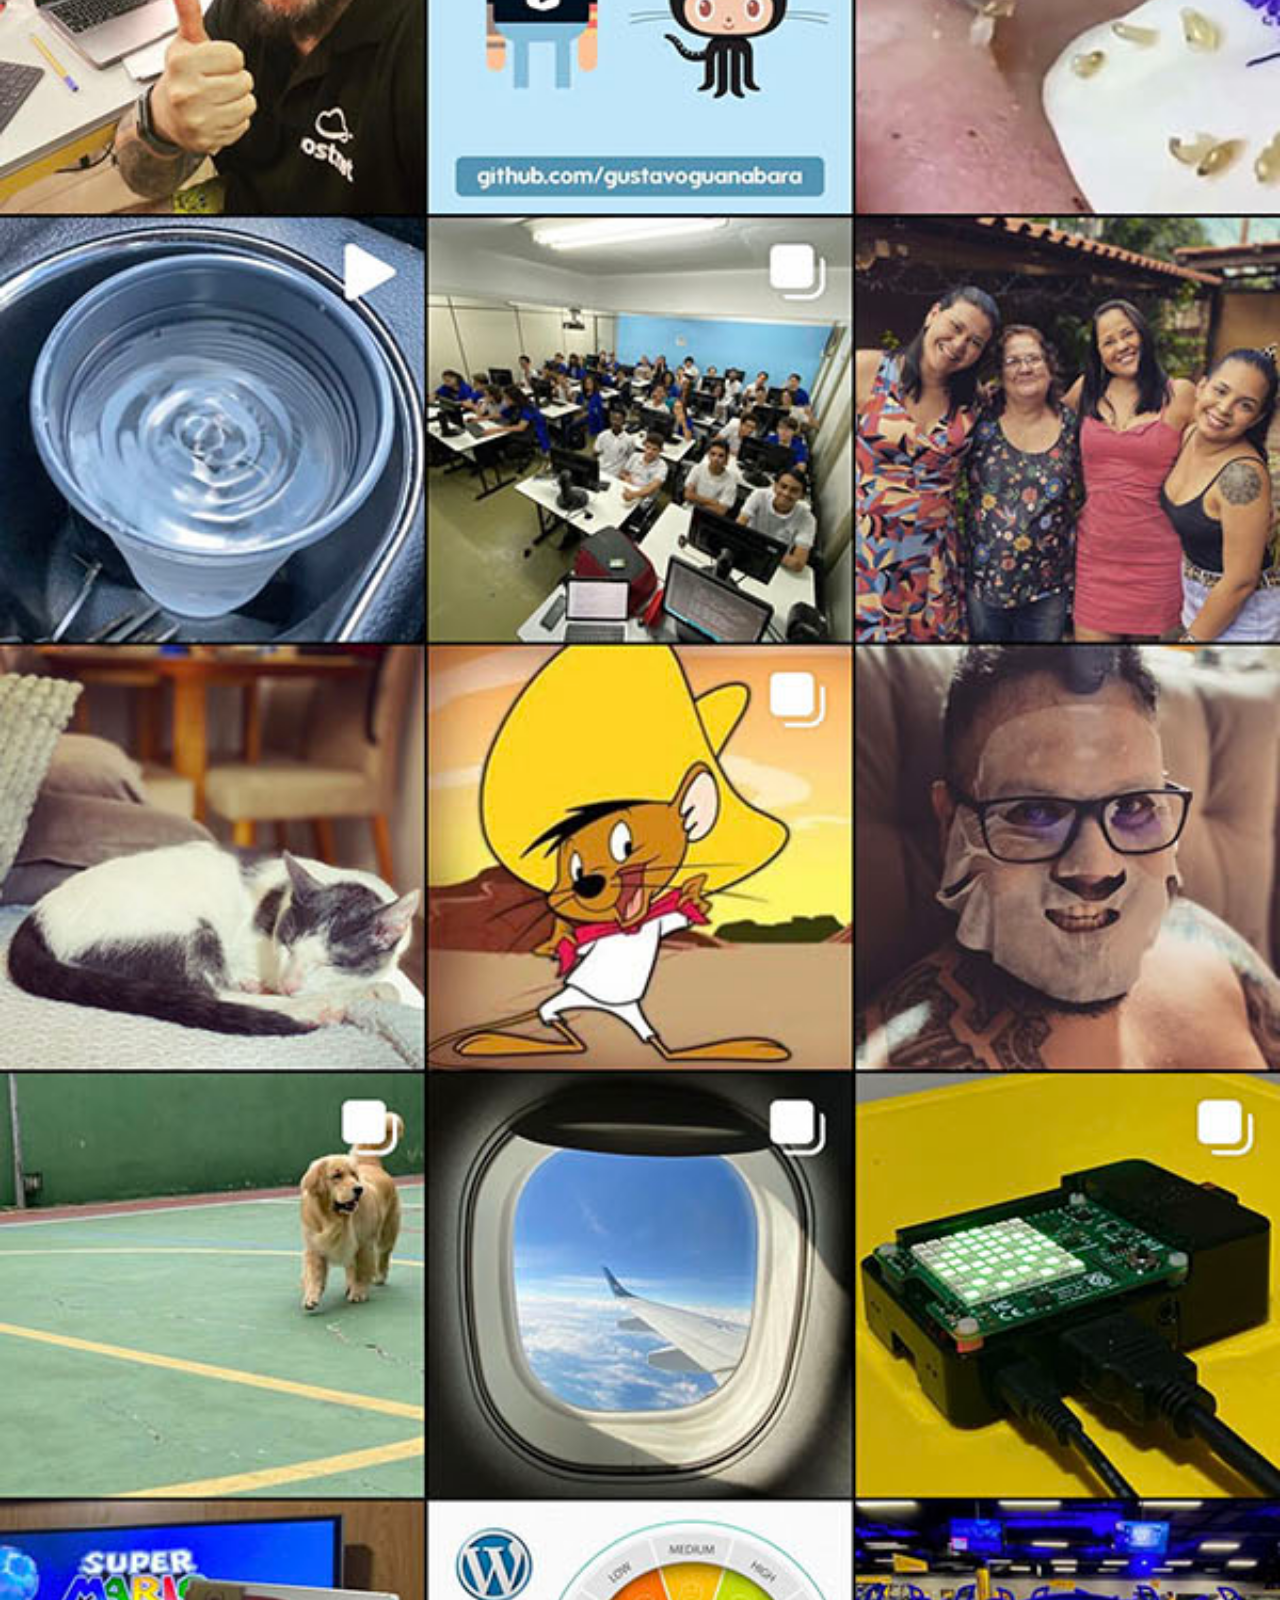
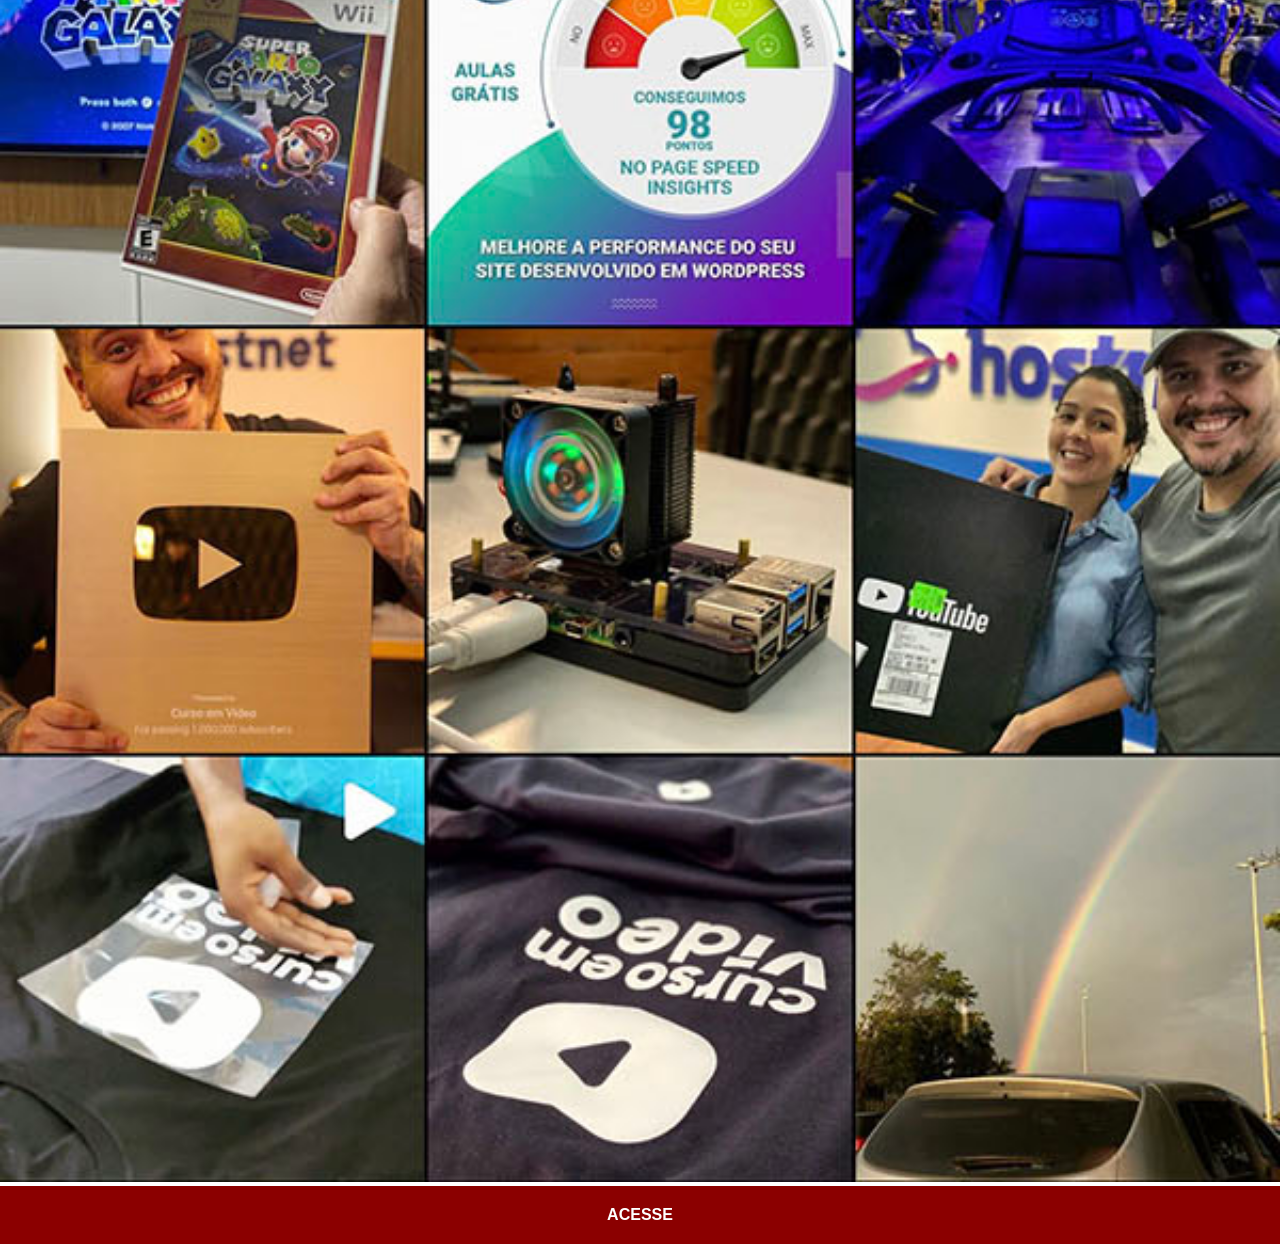
<file: instagram.html>
<!DOCTYPE html>
<html lang="pt-br">
<head>
    <meta charset="UTF-8">
    <meta name="viewport" content="width=device-width, initial-scale=1.0">
    <link rel="stylesheet" href="estilos/social.css">
    <title>Instagram</title>
</head>
<body>
    <img src="imagens/tela-instagram.jpg" alt="Instagram">
    <a href="https://www.instagram.com/gustavoguanabara/" target="_blank">ACESSE</a>
</body>
</html>
</file>
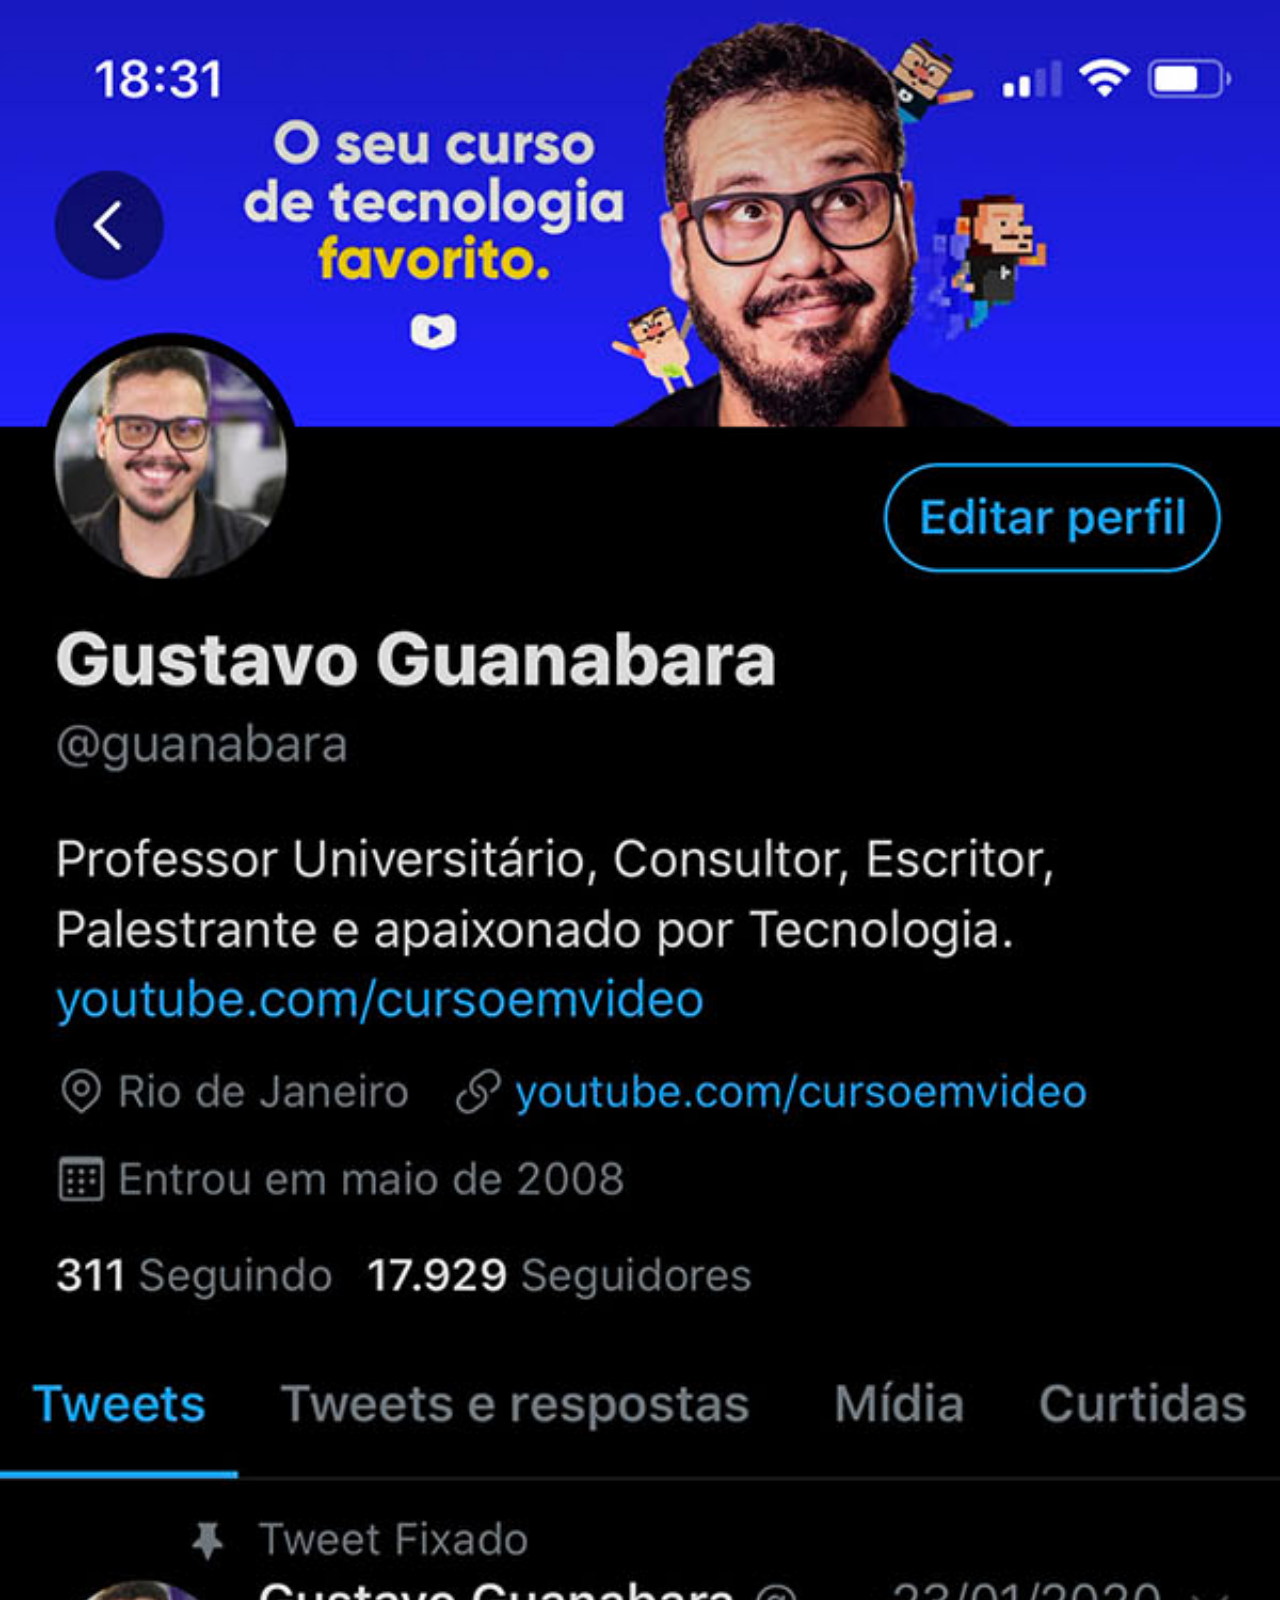
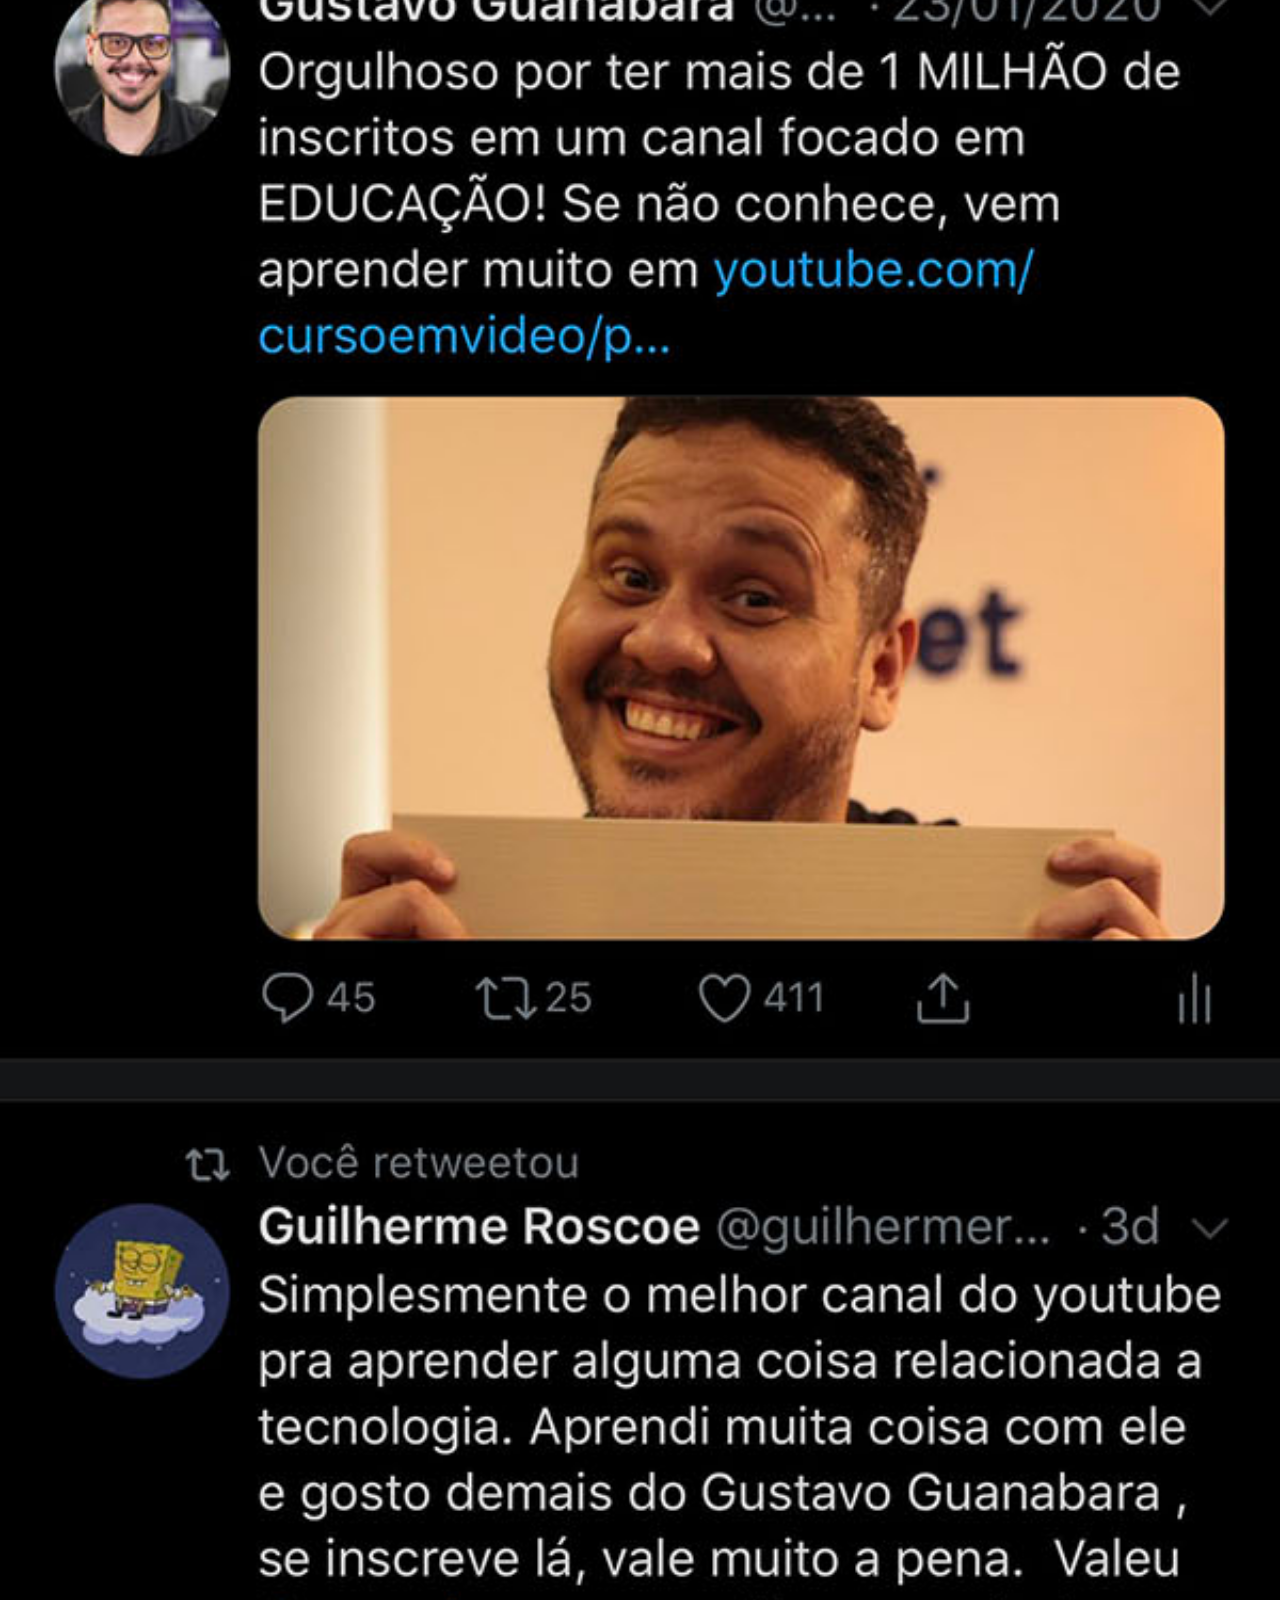
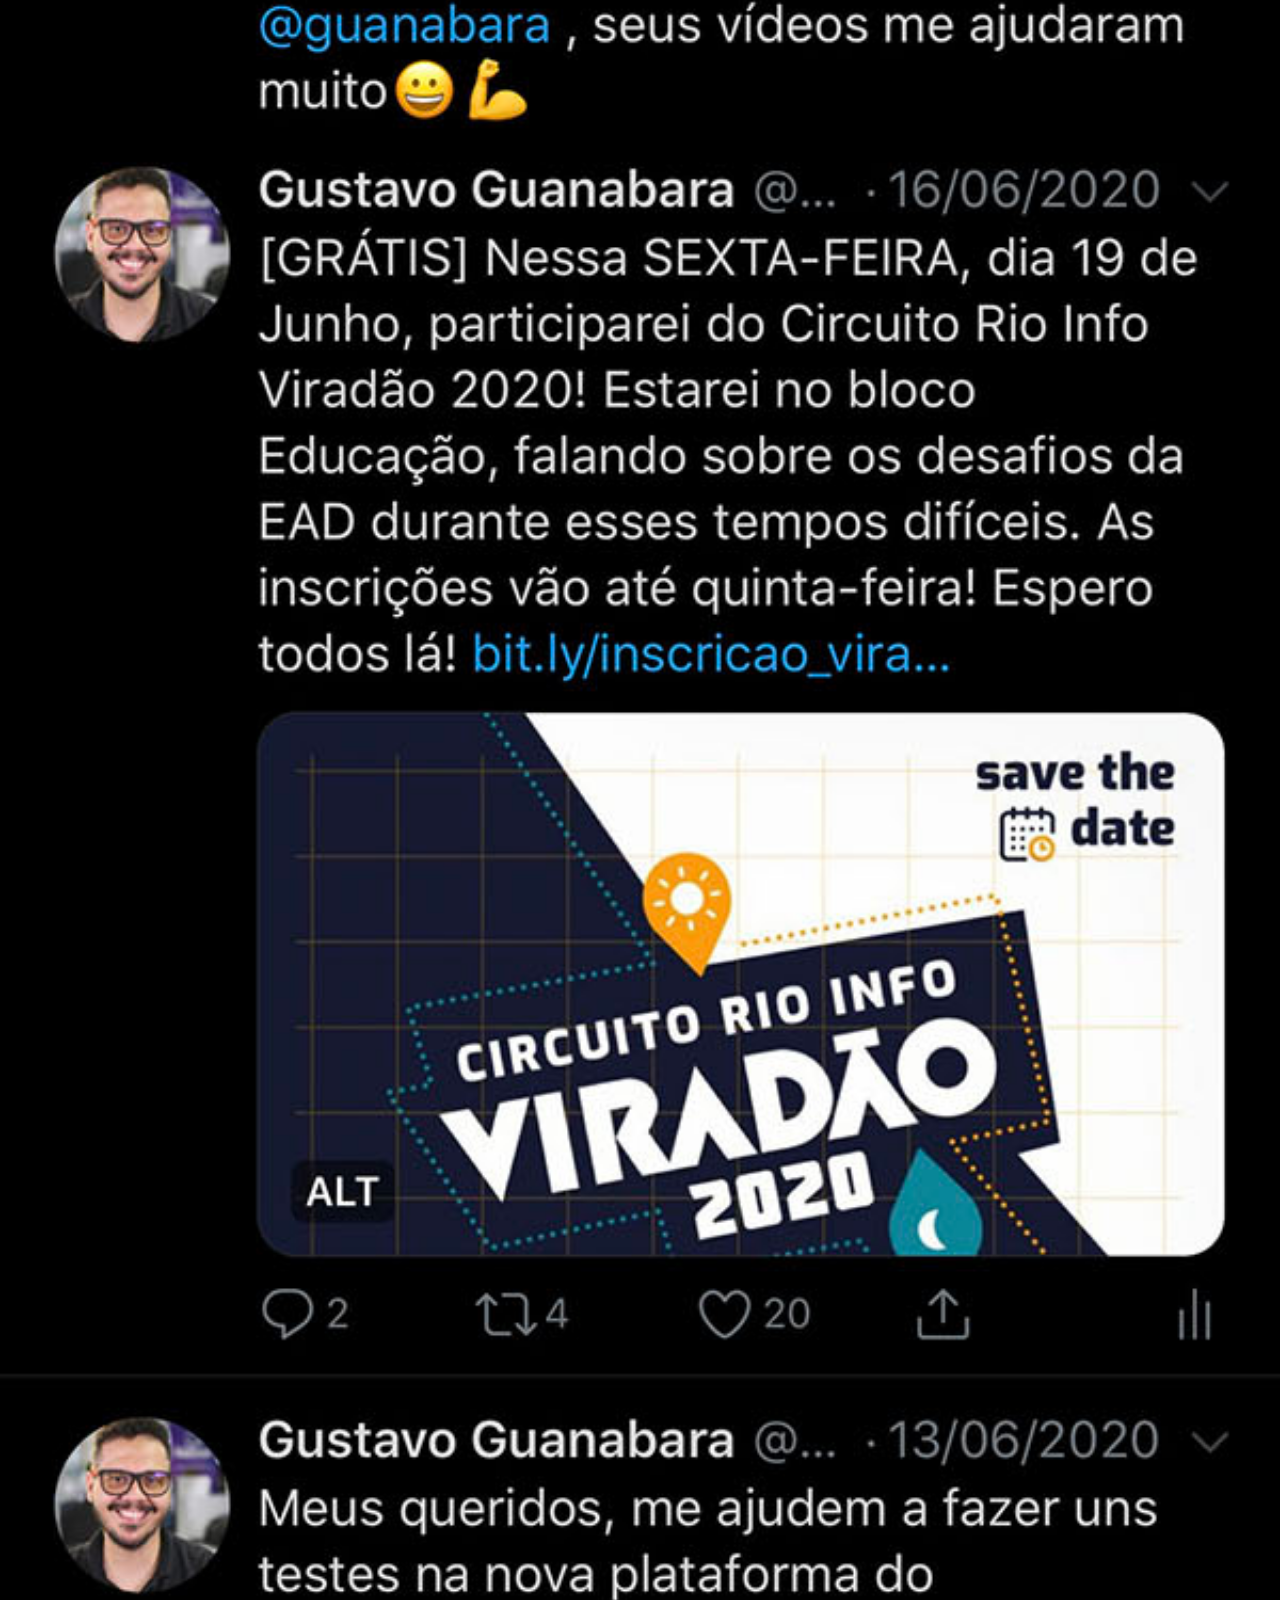
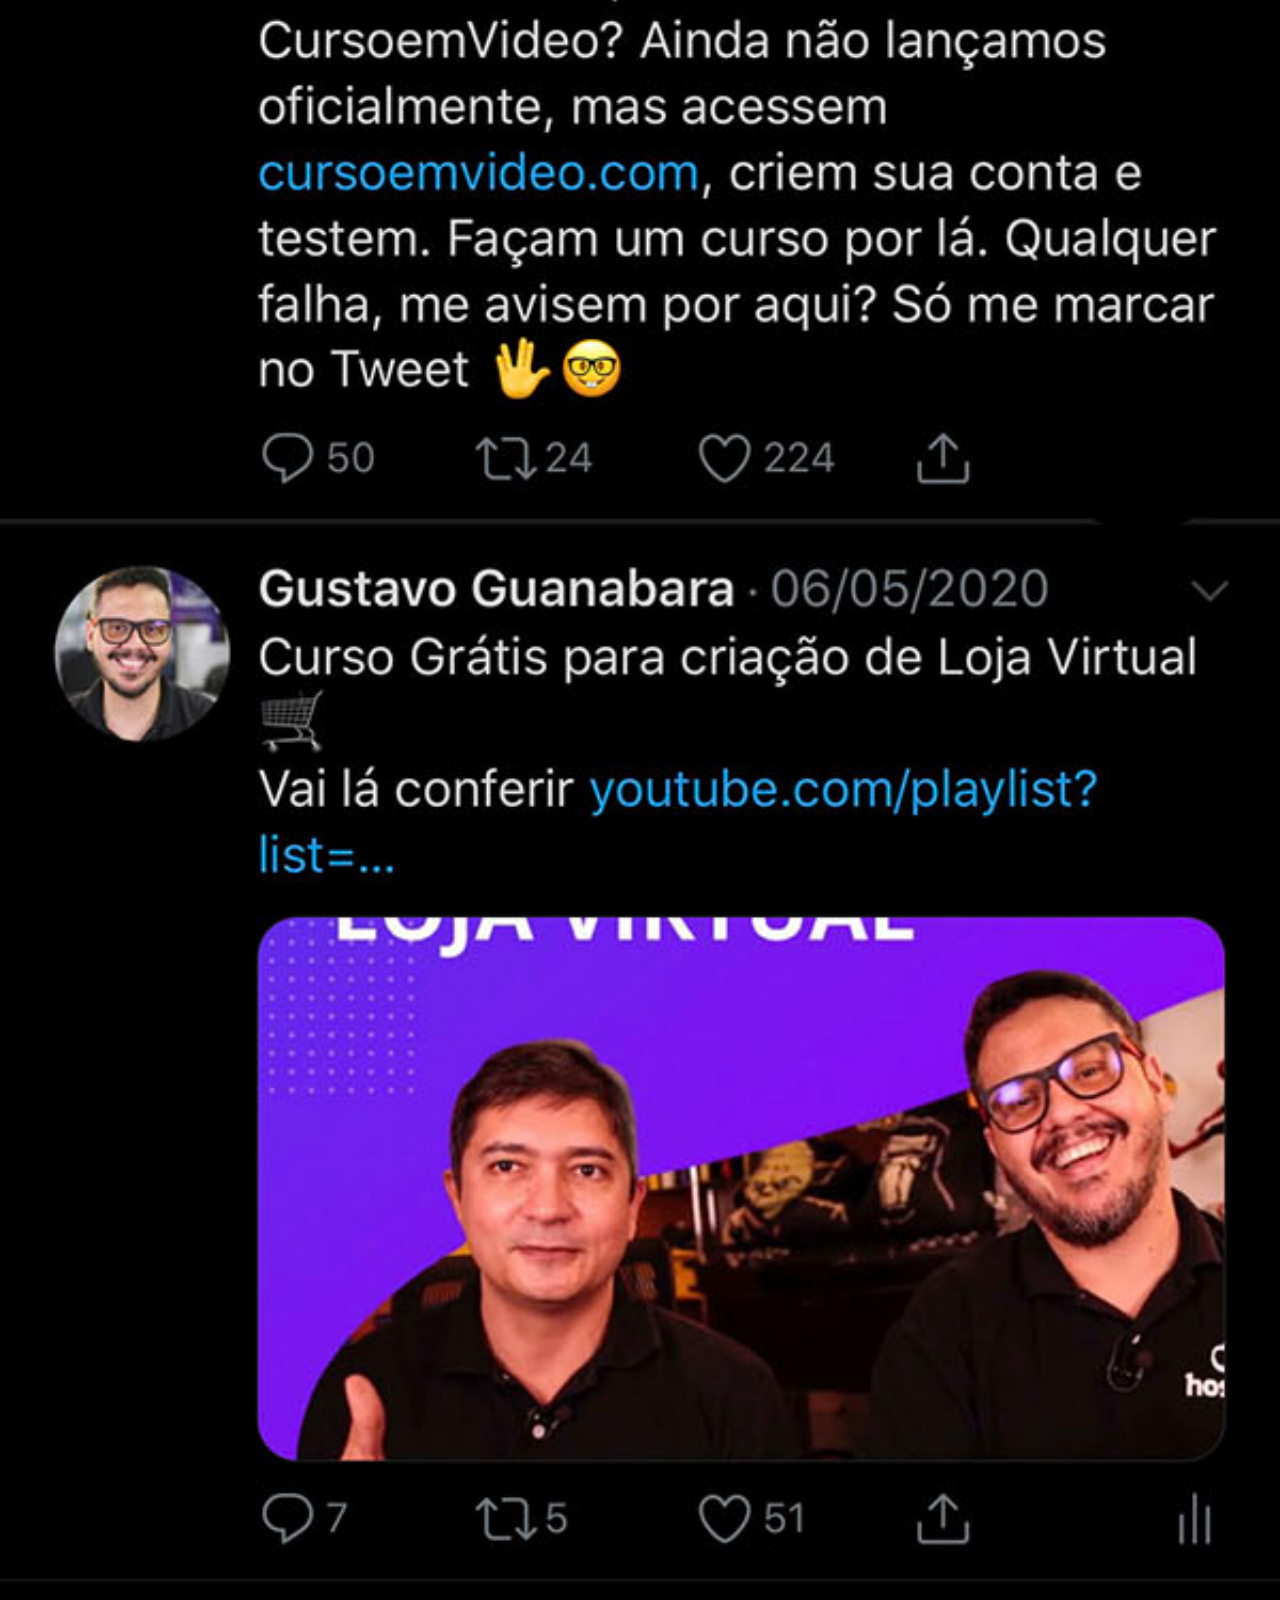
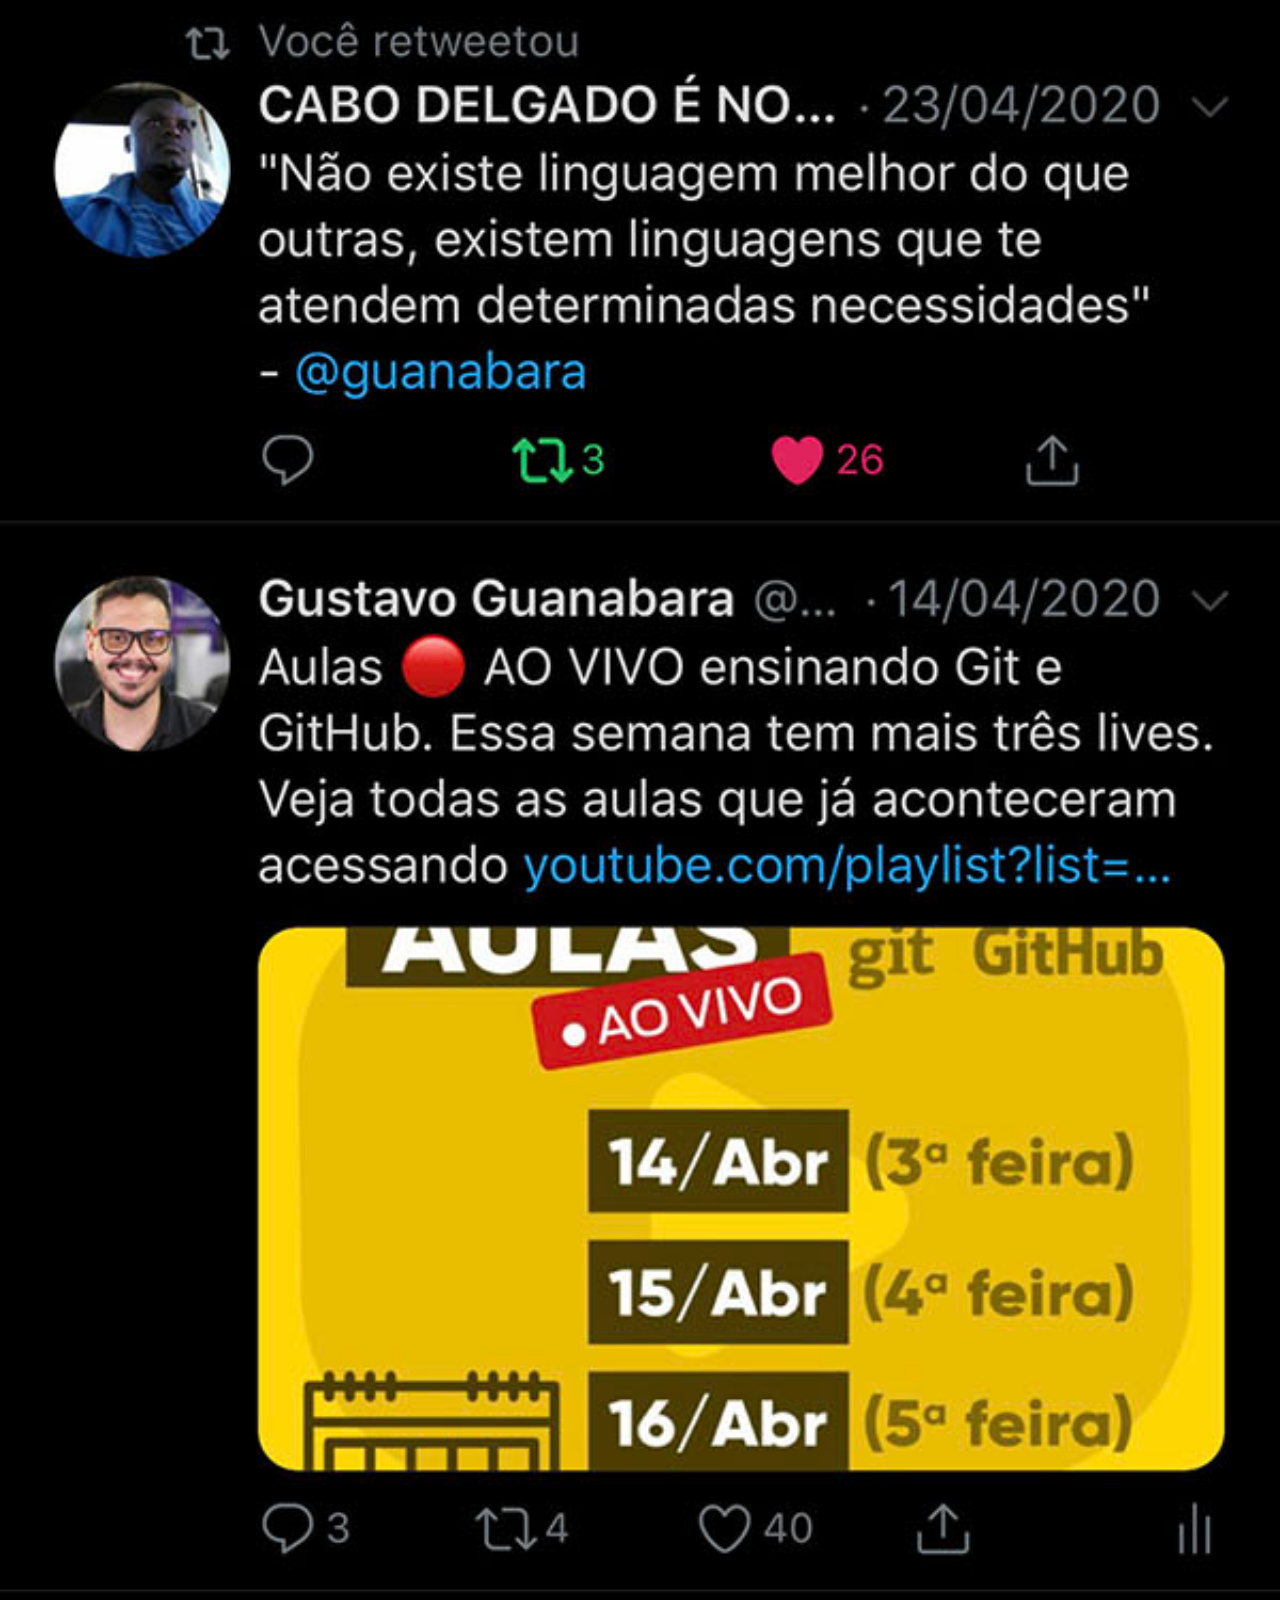
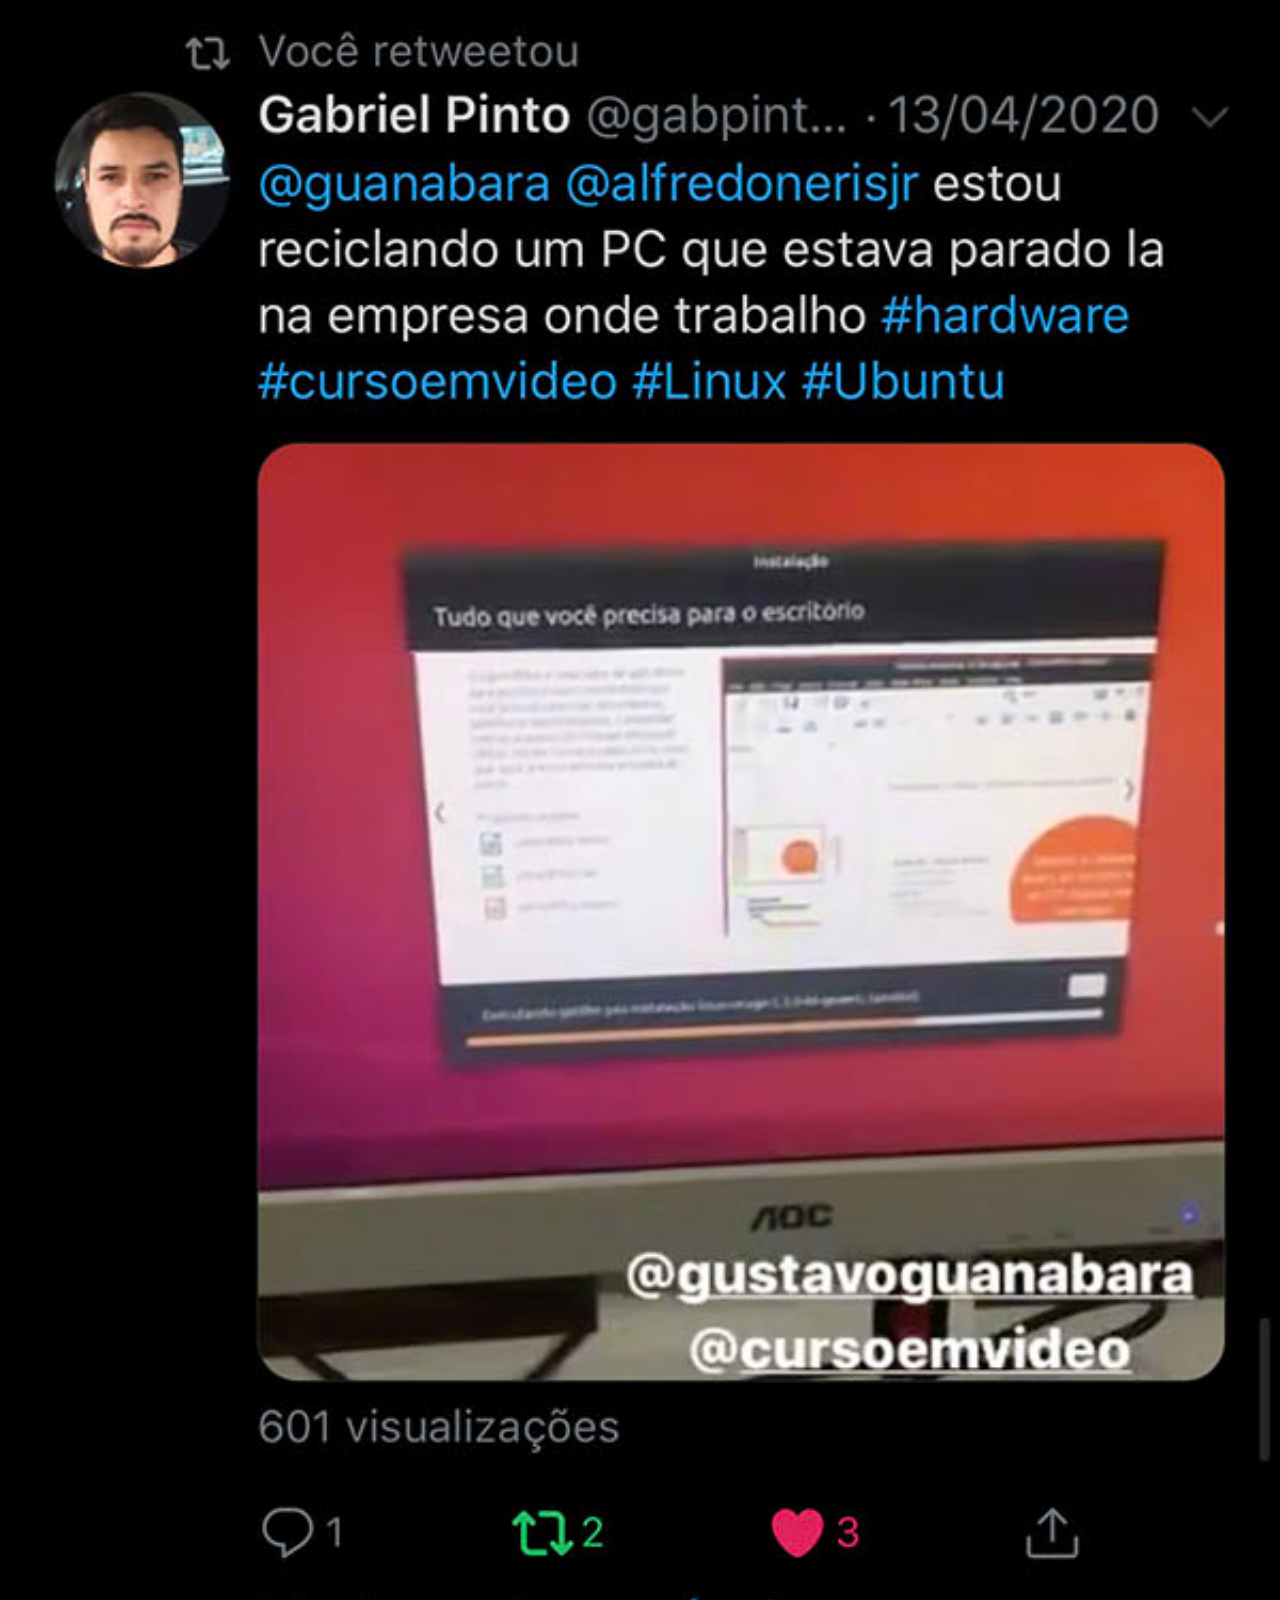
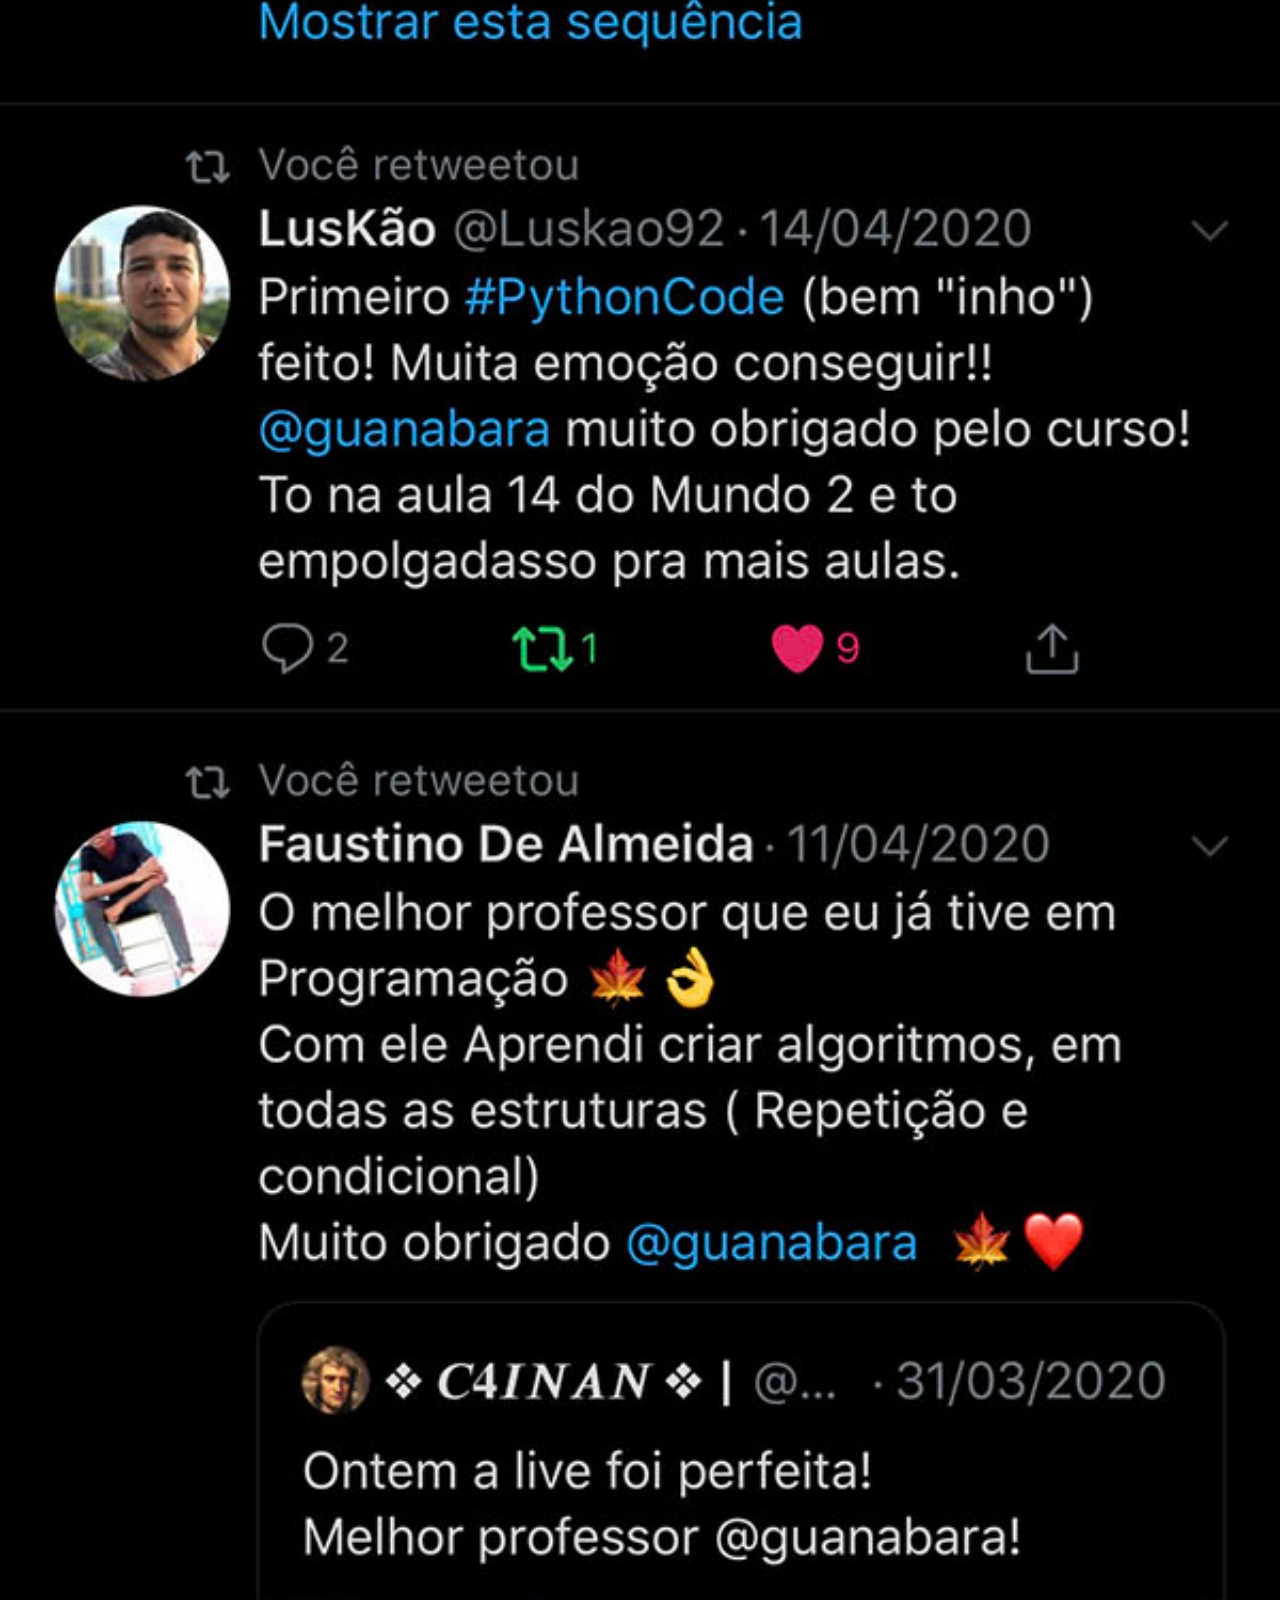
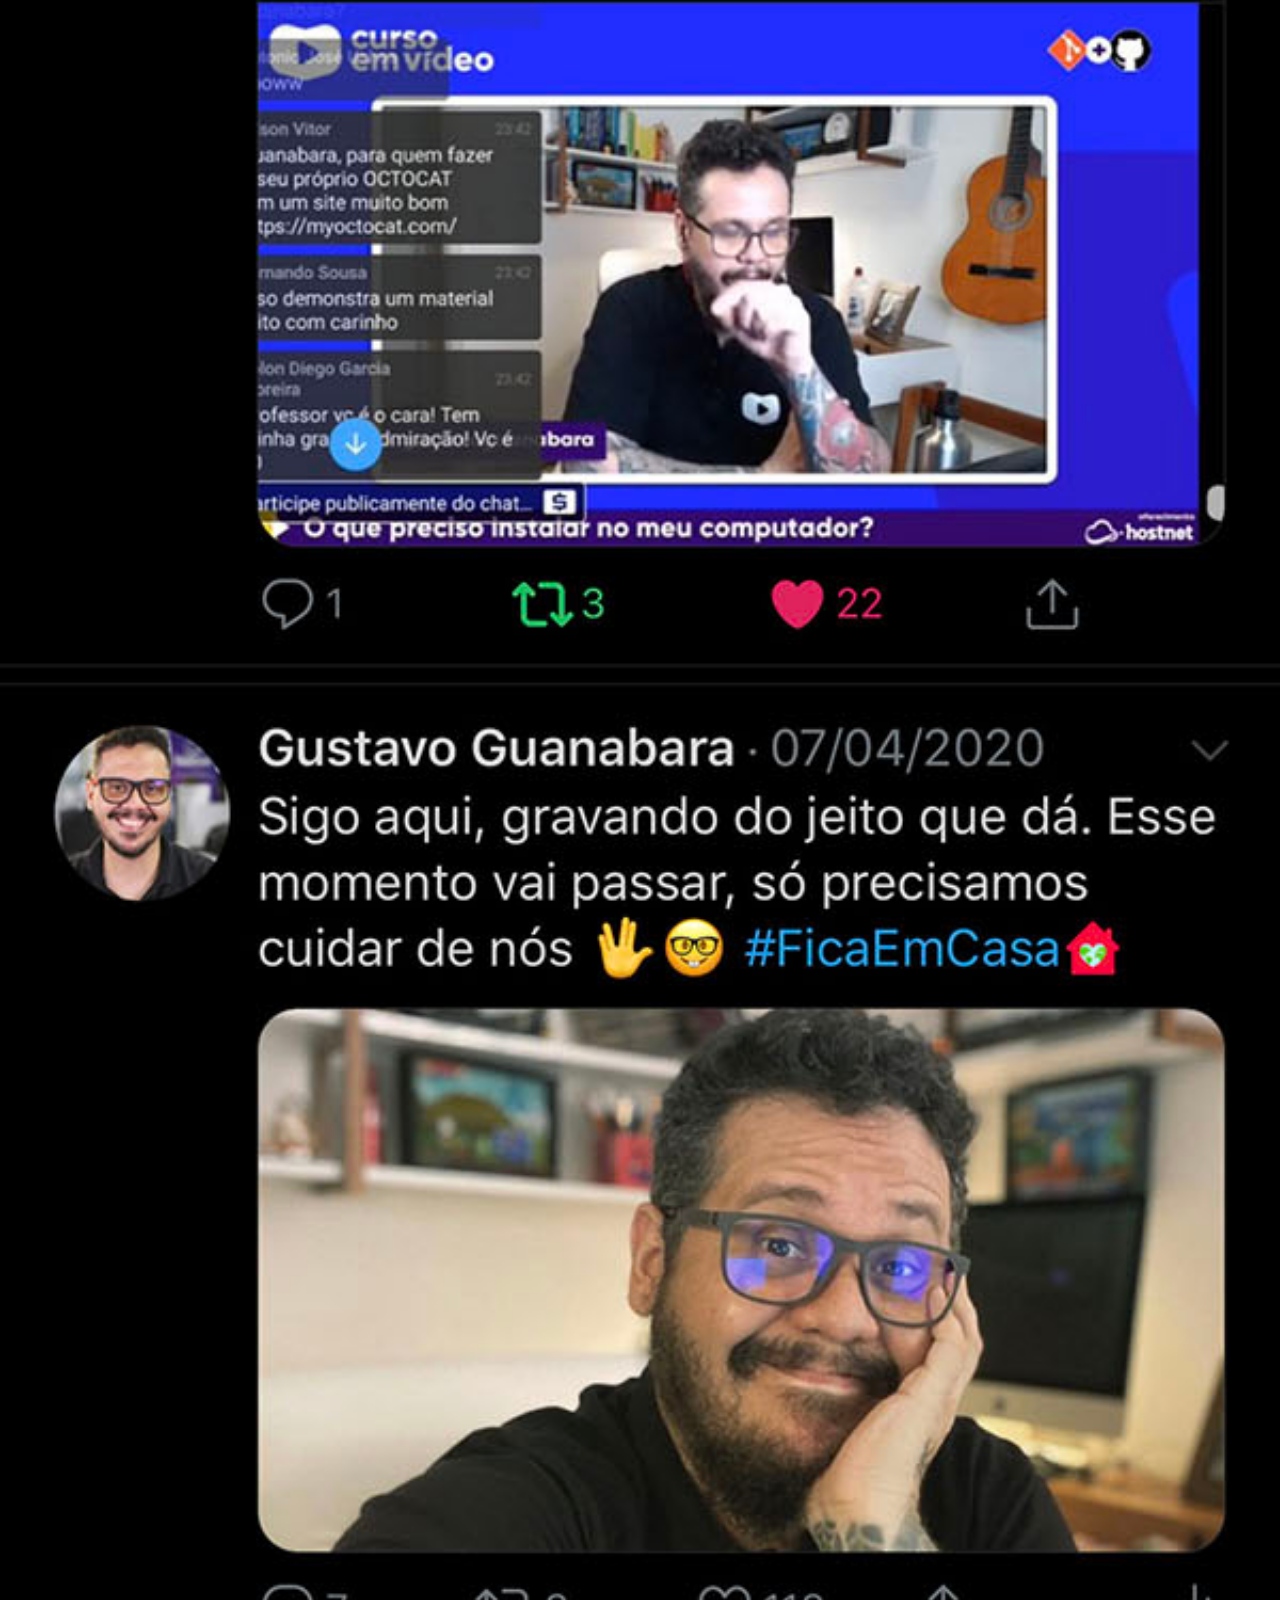
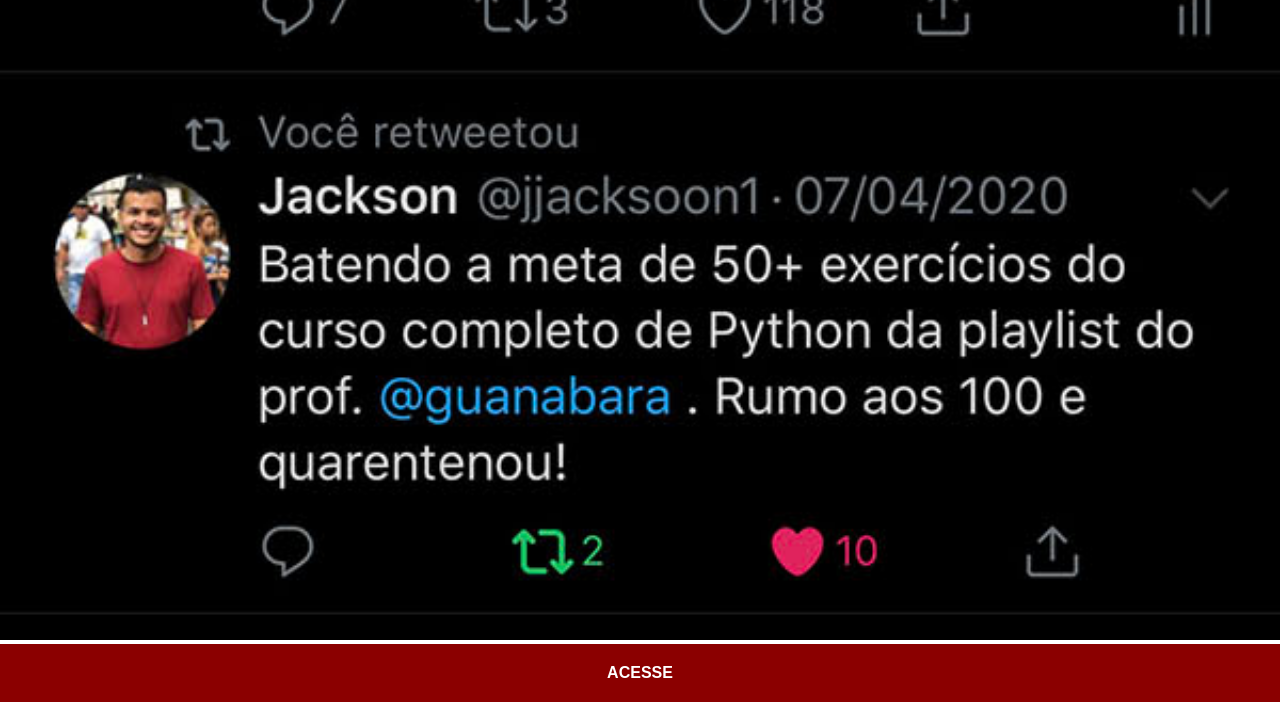
<file: twitter.html>
<!DOCTYPE html>
<html lang="pt-br">
<head>
    <meta charset="UTF-8">
    <meta name="viewport" content="width=device-width, initial-scale=1.0">
    <link rel="stylesheet" href="estilos/social.css">
    <title>Twitter</title>
</head>
<body>
    <img src="imagens/tela-twitter.jpg" alt="Twitter">
    <a href="https://x.com/guanabara" target="_blank">ACESSE</a>
</body>
</html>
</file>
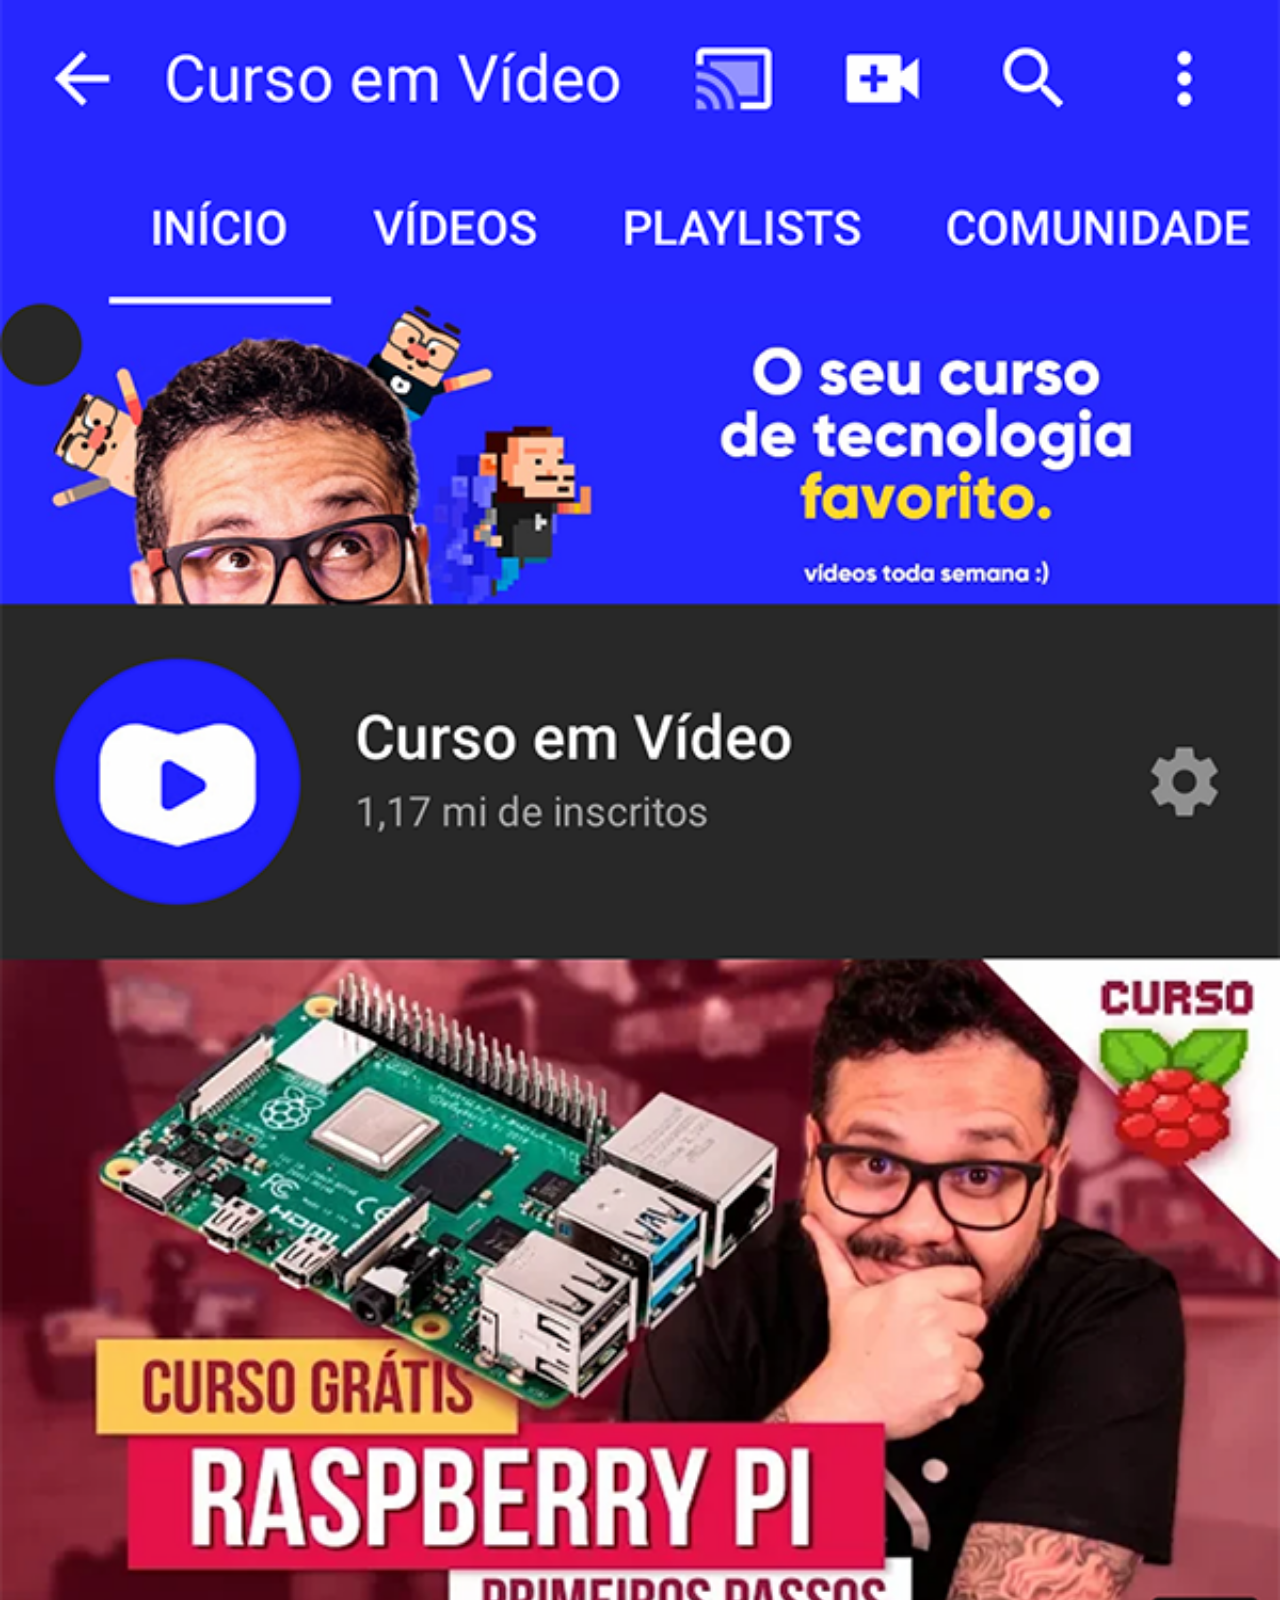
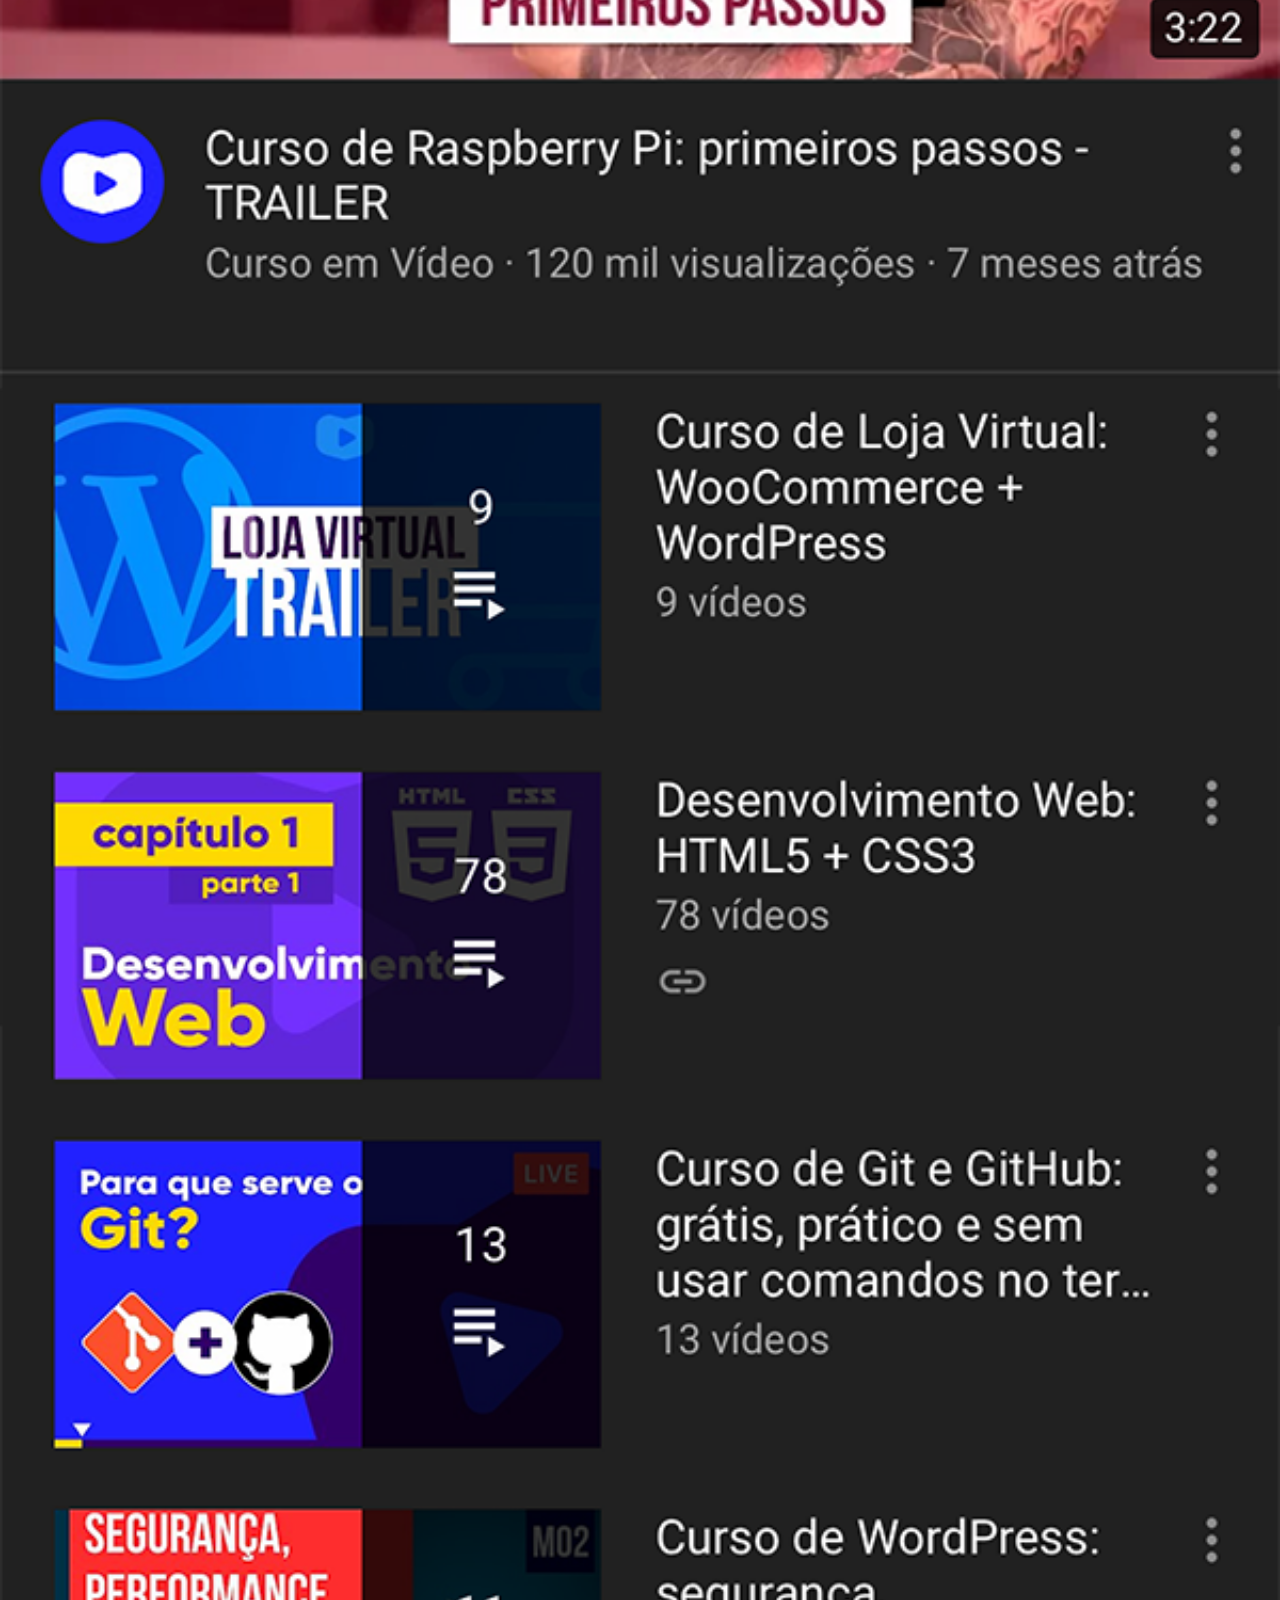
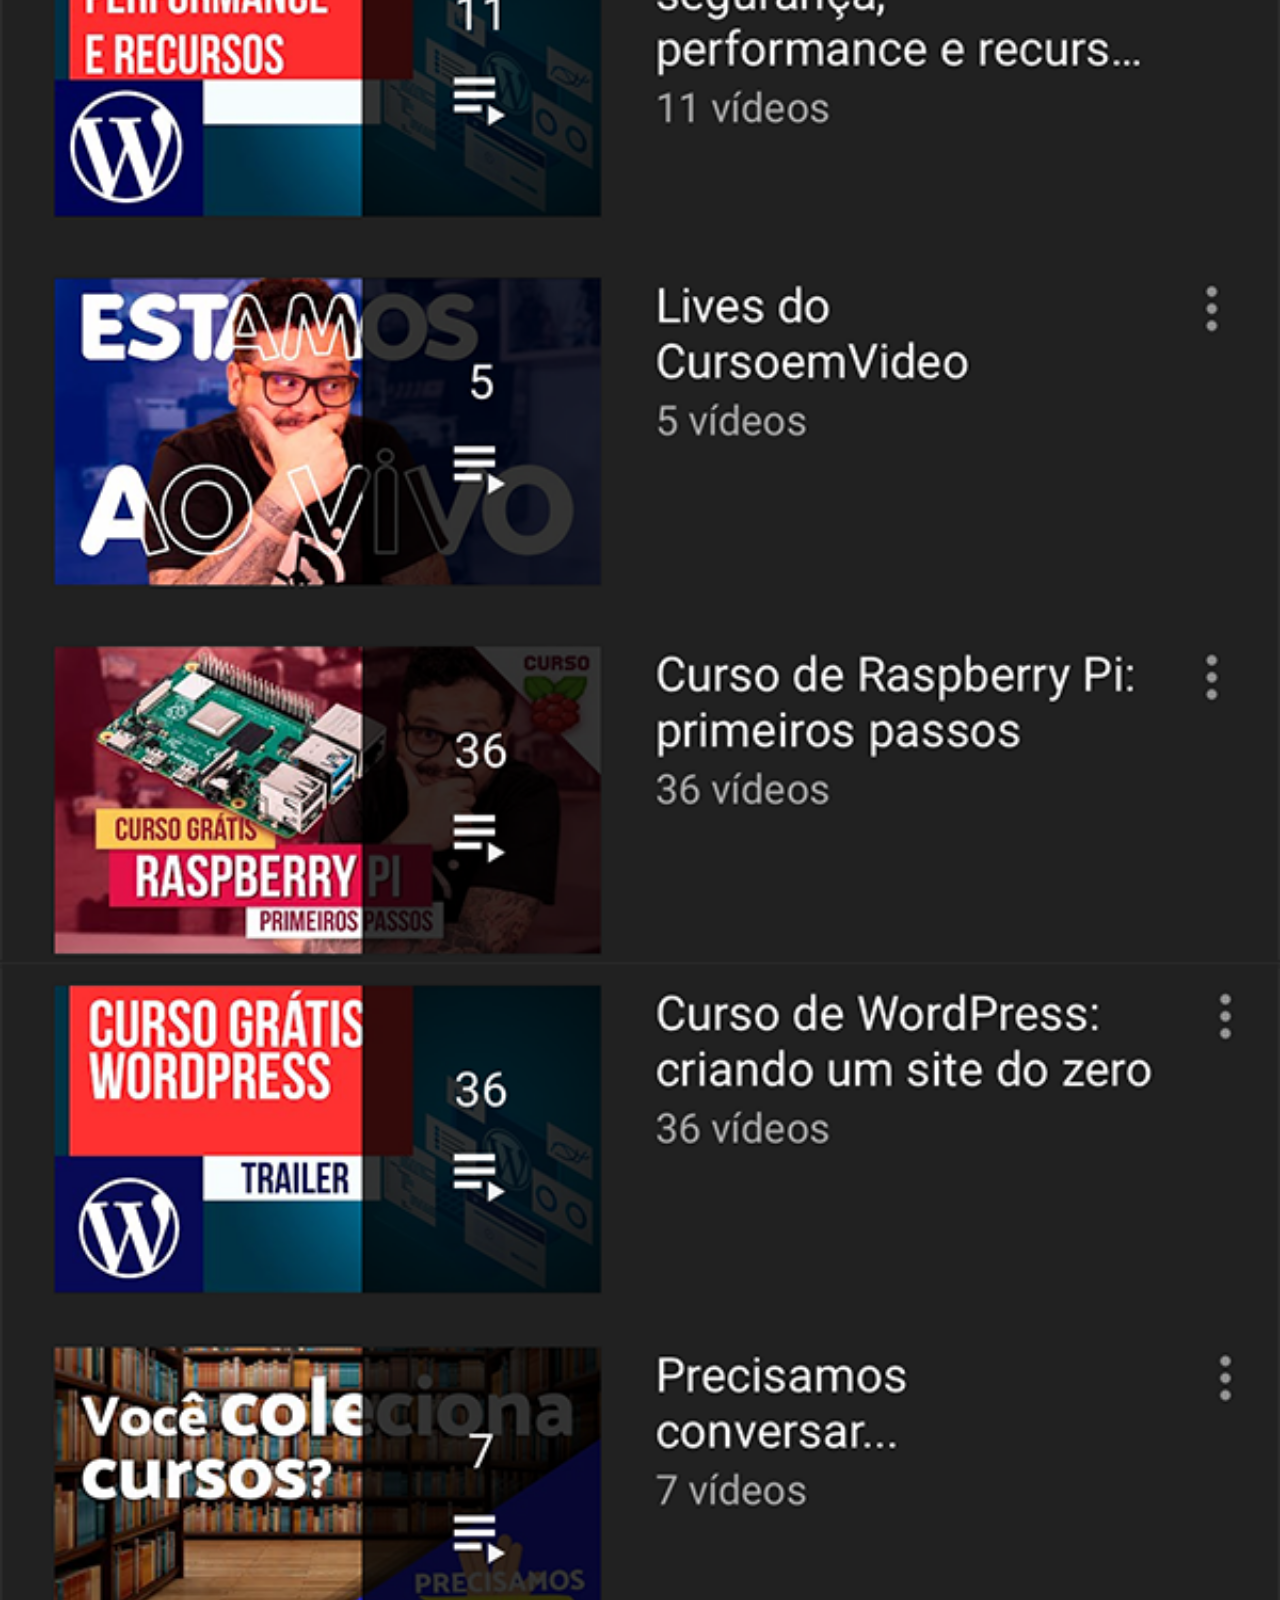
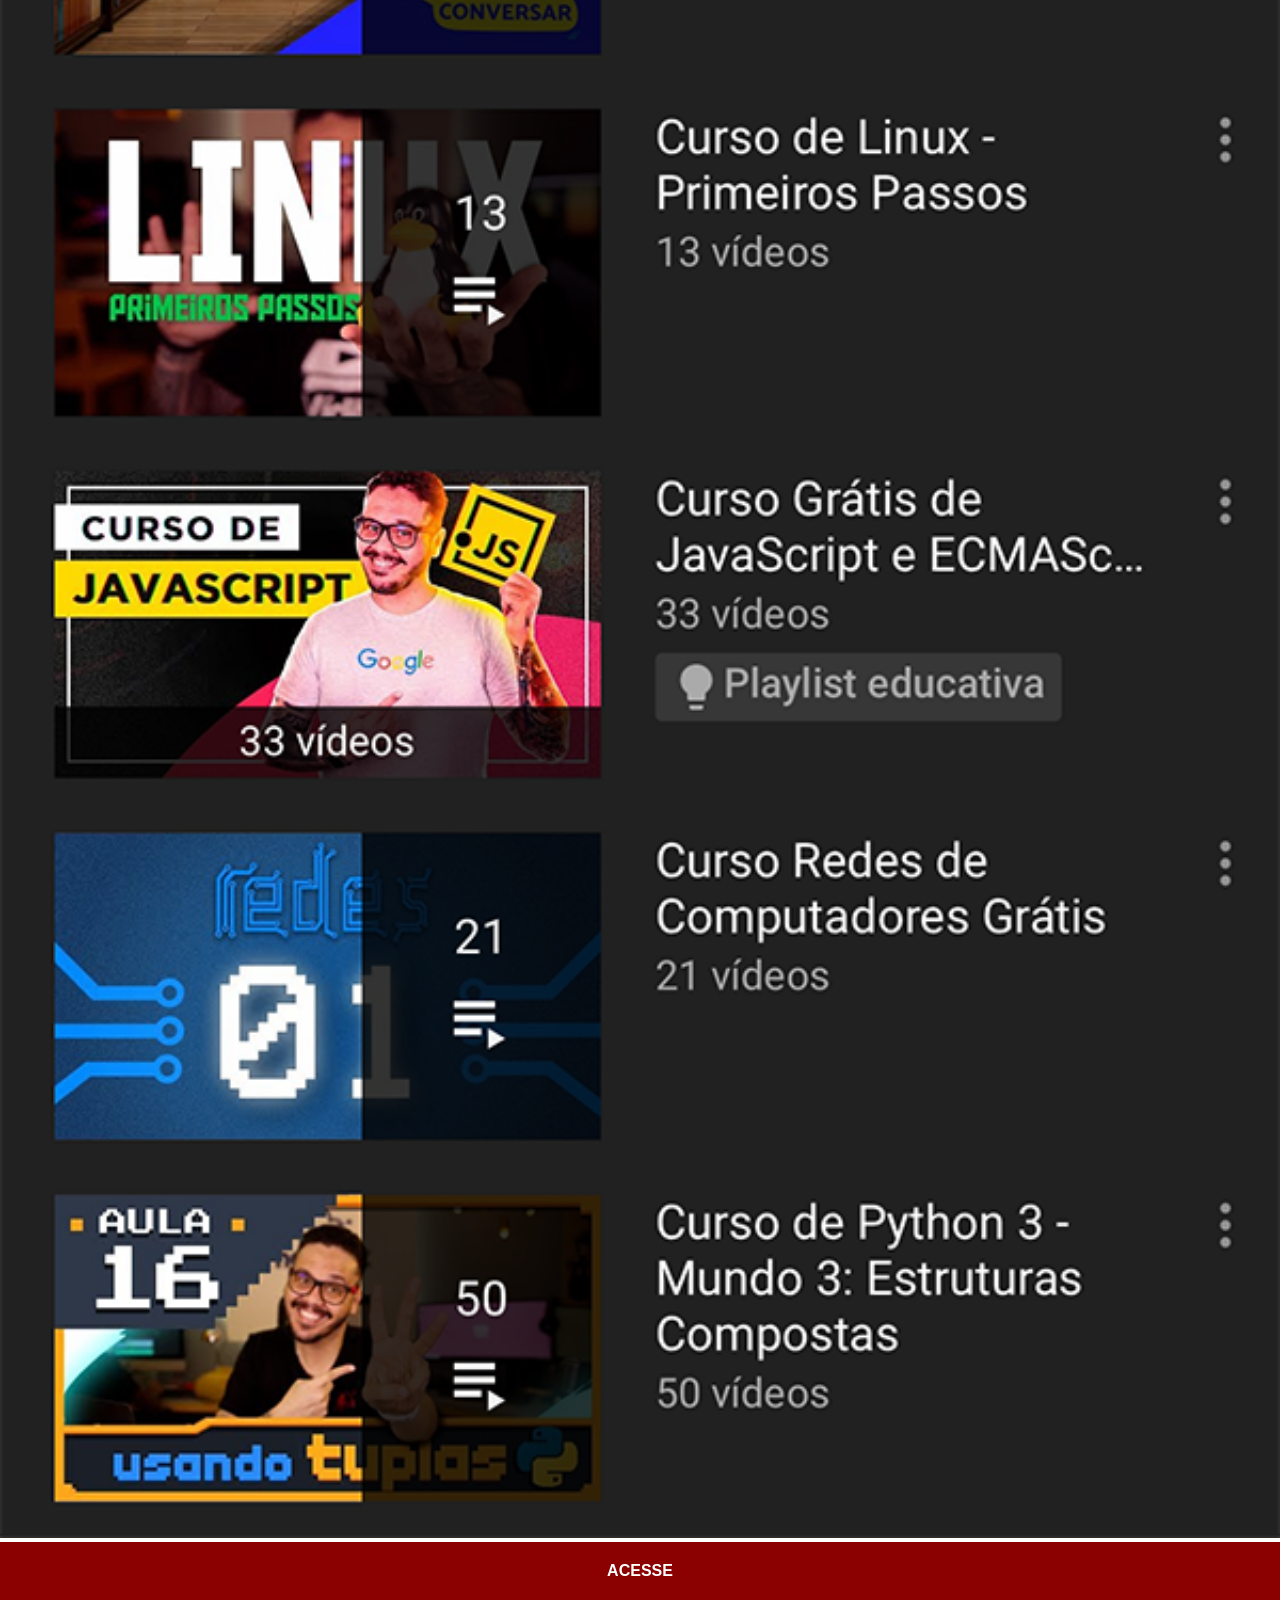
<file: youtube.html>
<!DOCTYPE html>
<html lang="pt-br">
<head>
    <meta charset="UTF-8">
    <meta name="viewport" content="width=device-width, initial-scale=1.0">
    <link rel="stylesheet" href="estilos/social.css">
    <title>YouTube</title>
</head>
<body>
    <img src="imagens/tela-youtube.png" alt="YouTube">
    <a href="https://www.youtube.com/@cursoemvideo/playlists" target="_blank">ACESSE</a>
</body>
</html>
</file>
<file: estilos/style.css>
@charset "UTF-8";

* {
    margin: 0px;
    padding: 0px;
    font-family: Arial, Helvetica, sans-serif;
}


html, body {
    height: 100vh;
    width: 100vw;
    background-color: black;
}

body {
    background: url(../imagens/fundo-madeira.jpg) no-repeat top center;
    background-size: cover;
    background-attachment: fixed;
}

main {
    height: 100vh;
    position: relative;
}

section#telefone {
    position: absolute;
    top: 50%;
    left: 50%;
    transform: translate(-50%, -50%);

    height: 627px;
    width: 311px;

    background: url('../imagens/frame-iphone.png') no-repeat;
}

iframe#tela {
    position: relative;
    top: 80px;
    left: 22px;

    width: 267px;
    height: 471px;
}

section#redes-sociais {
    text-align: right;
}

section#redes-sociais img {
    width: 50px;
    margin: 10px;
    border-radius: 50%;
    box-shadow: 2px 2px rgb(63, 62, 62);
    box-sizing: border-box;
}

section#redes-sociais img:hover {
    border: 2px solid rgb(125, 119, 119);
    transform: translate(-3px, -3px);
    box-shadow: 5px 5px 10px rgb(68, 67, 67);
    transition: transform .3s, border 1s;
}
</file>
<file: estilos/social.css>
@charset "UTF-8";

* {
        padding: 0px;
        margin: 0px;
        font-family: Arial, Helvetica, sans-serif;
    }

    ::-webkit-scrollbar {
        width: 0px;
        height: 0px;
    }

    img {
        width: 100vw;


    }

    a {
        display: block;
        background-color: darkred;
        color: white;
        padding: 20px;
        text-align: center;
        font-weight: bolder;
        text-decoration: none;

    }

    a:hover {
        background-color: red;
    }
</file>
